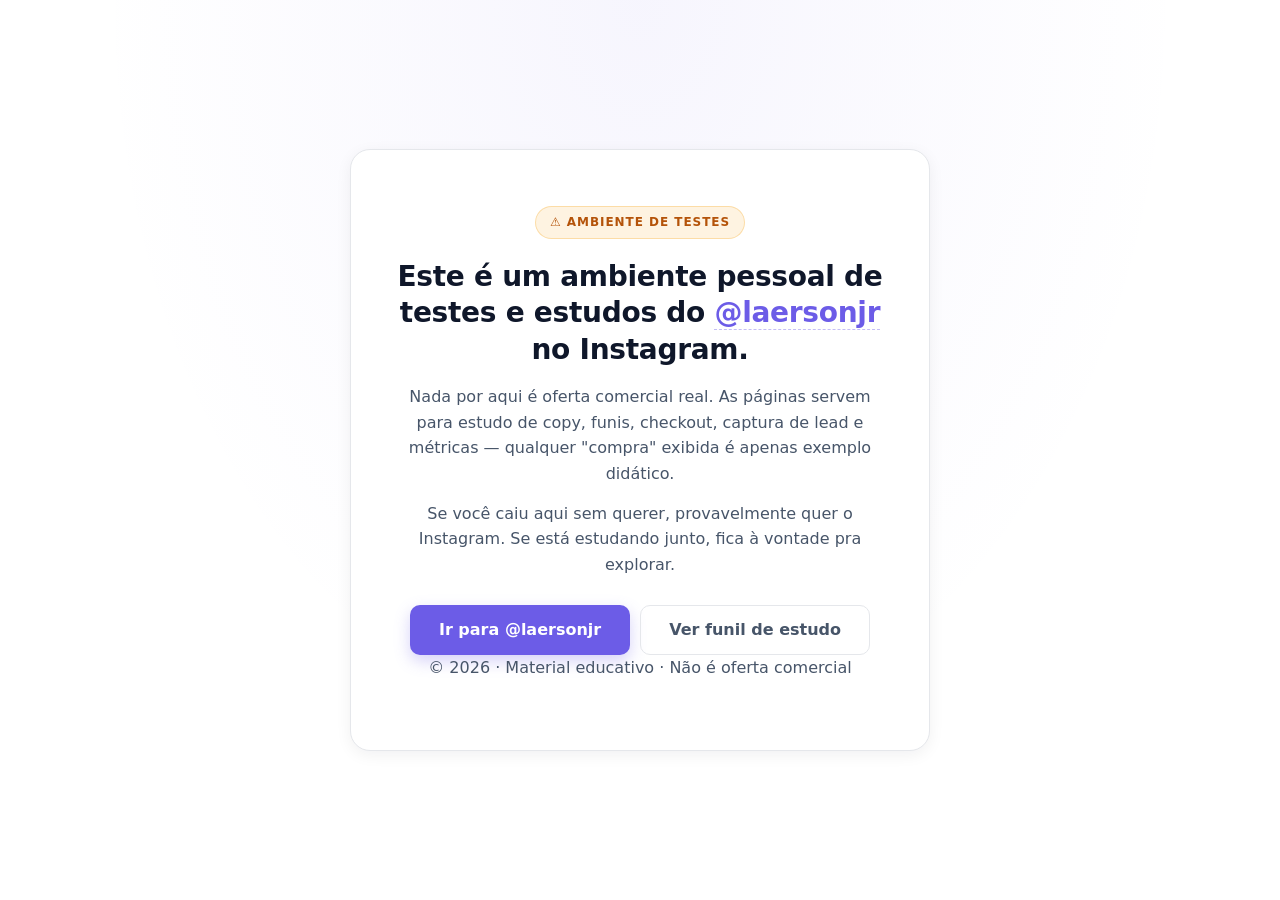
<file: index.html>
<!doctype html>
<html lang="pt-BR">
<head>
  <meta charset="utf-8" />
  <meta name="viewport" content="width=device-width, initial-scale=1" />
  <title>Ambiente de testes — @laersonjr</title>
  <meta name="description" content="Ambiente pessoal de testes e estudos de funis, copy e marketing digital." />
  <meta name="robots" content="noindex" />
  <link rel="stylesheet" href="assets/styles.css" />
  <style>
    .notice {
      min-height: 100dvh;
      display: grid;
      place-items: center;
      padding: 2rem 1rem;
      background:
        radial-gradient(ellipse at top, rgba(108, 92, 231, 0.06), transparent 60%),
        var(--bg);
    }
    .notice-card {
      max-width: 580px;
      width: 100%;
      text-align: center;
      padding: 56px 40px;
      border-radius: var(--radius-xl);
      background: var(--bg);
      border: 1px solid var(--border);
      box-shadow: var(--shadow);
    }
    .notice-badge {
      display: inline-block;
      padding: 6px 14px;
      border-radius: 999px;
      font-size: 12px;
      font-weight: 700;
      letter-spacing: 0.08em;
      text-transform: uppercase;
      background: rgba(245, 158, 11, 0.12);
      color: #b45309;
      border: 1px solid rgba(245, 158, 11, 0.28);
      margin-bottom: 20px;
    }
    .notice-card h1 {
      font-size: clamp(22px, 3.6vw, 28px);
      line-height: 1.3;
      margin: 0 0 16px;
      letter-spacing: -0.01em;
    }
    .notice-card h1 a {
      color: var(--brand);
      text-decoration: none;
      border-bottom: 1px dashed rgba(108, 92, 231, 0.4);
    }
    .notice-card h1 a:hover {
      border-bottom-style: solid;
    }
    .notice-card p {
      margin: 0 0 14px;
      color: var(--text-muted);
      line-height: 1.6;
      font-size: 16px;
    }
    .notice-actions {
      display: grid;
      gap: 10px;
      margin-top: 28px;
    }
    .notice-actions .btn {
      width: 100%;
    }
    .notice-foot {
      margin-top: 28px;
      font-size: 12.5px;
      color: var(--text-light);
    }
    @media (min-width: 520px) {
      .notice-actions {
        grid-auto-flow: column;
        justify-content: center;
      }
      .notice-actions .btn {
        width: auto;
        min-width: 180px;
      }
    }
    @media (max-width: 480px) {
      .notice-card { padding: 40px 24px; }
    }
  </style>
</head>
<body>
  <main class="notice">
    <div class="notice-card">
      <span class="notice-badge">⚠ Ambiente de testes</span>
      <h1>Este é um ambiente pessoal de testes e estudos do <a href="https://instagram.com/laersonjr" target="_blank" rel="noopener noreferrer">@laersonjr</a> no Instagram.</h1>
      <p>Nada por aqui é oferta comercial real. As páginas servem para estudo de copy, funis, checkout, captura de lead e métricas — qualquer "compra" exibida é apenas exemplo didático.</p>
      <p>Se você caiu aqui sem querer, provavelmente quer o Instagram. Se está estudando junto, fica à vontade pra explorar.</p>

      <div class="notice-actions">
        <a class="btn btn-primary" href="https://instagram.com/laersonjr" target="_blank" rel="noopener noreferrer">Ir para @laersonjr</a>
        <a class="btn btn-ghost" href="funil-estudo/">Ver funil de estudo</a>
      </div>

      <p class="notice-foot">© 2026 · Material educativo · Não é oferta comercial</p>
    </div>
  </main>
</body>
</html>
</file>
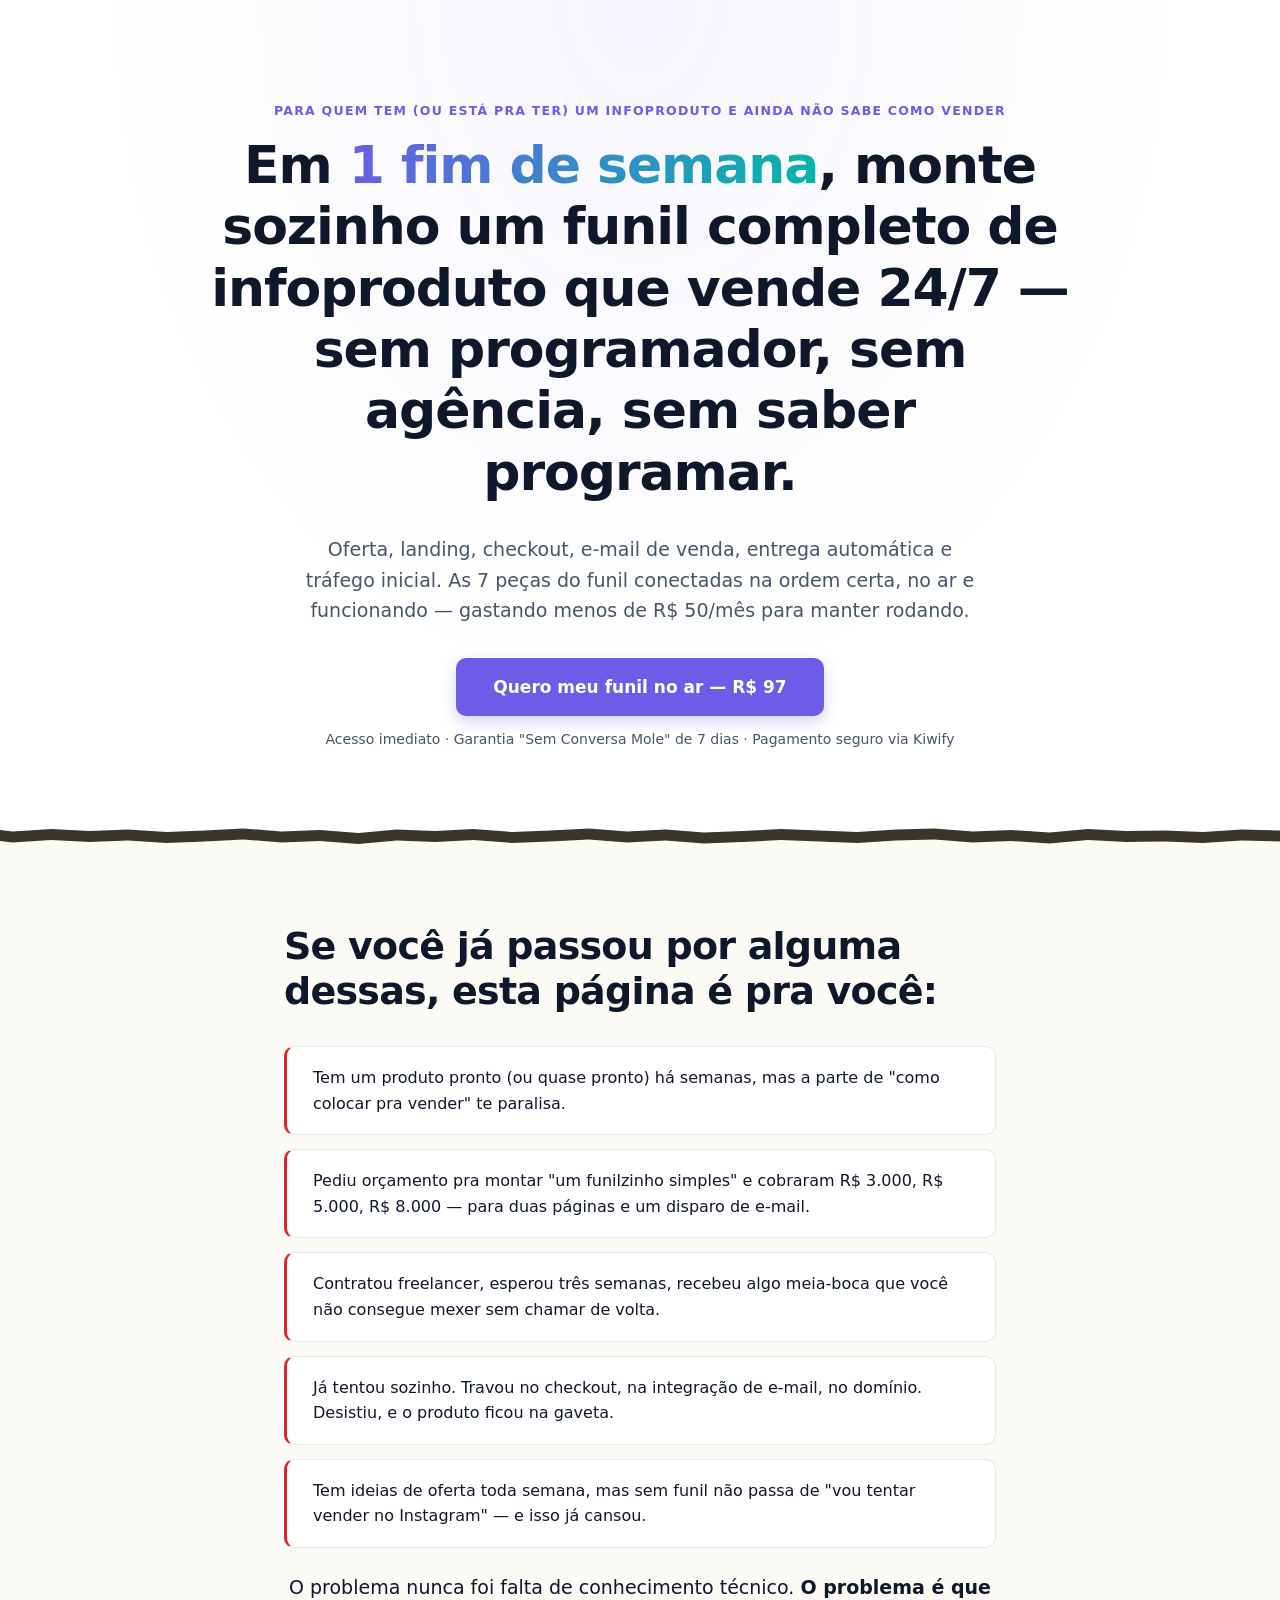
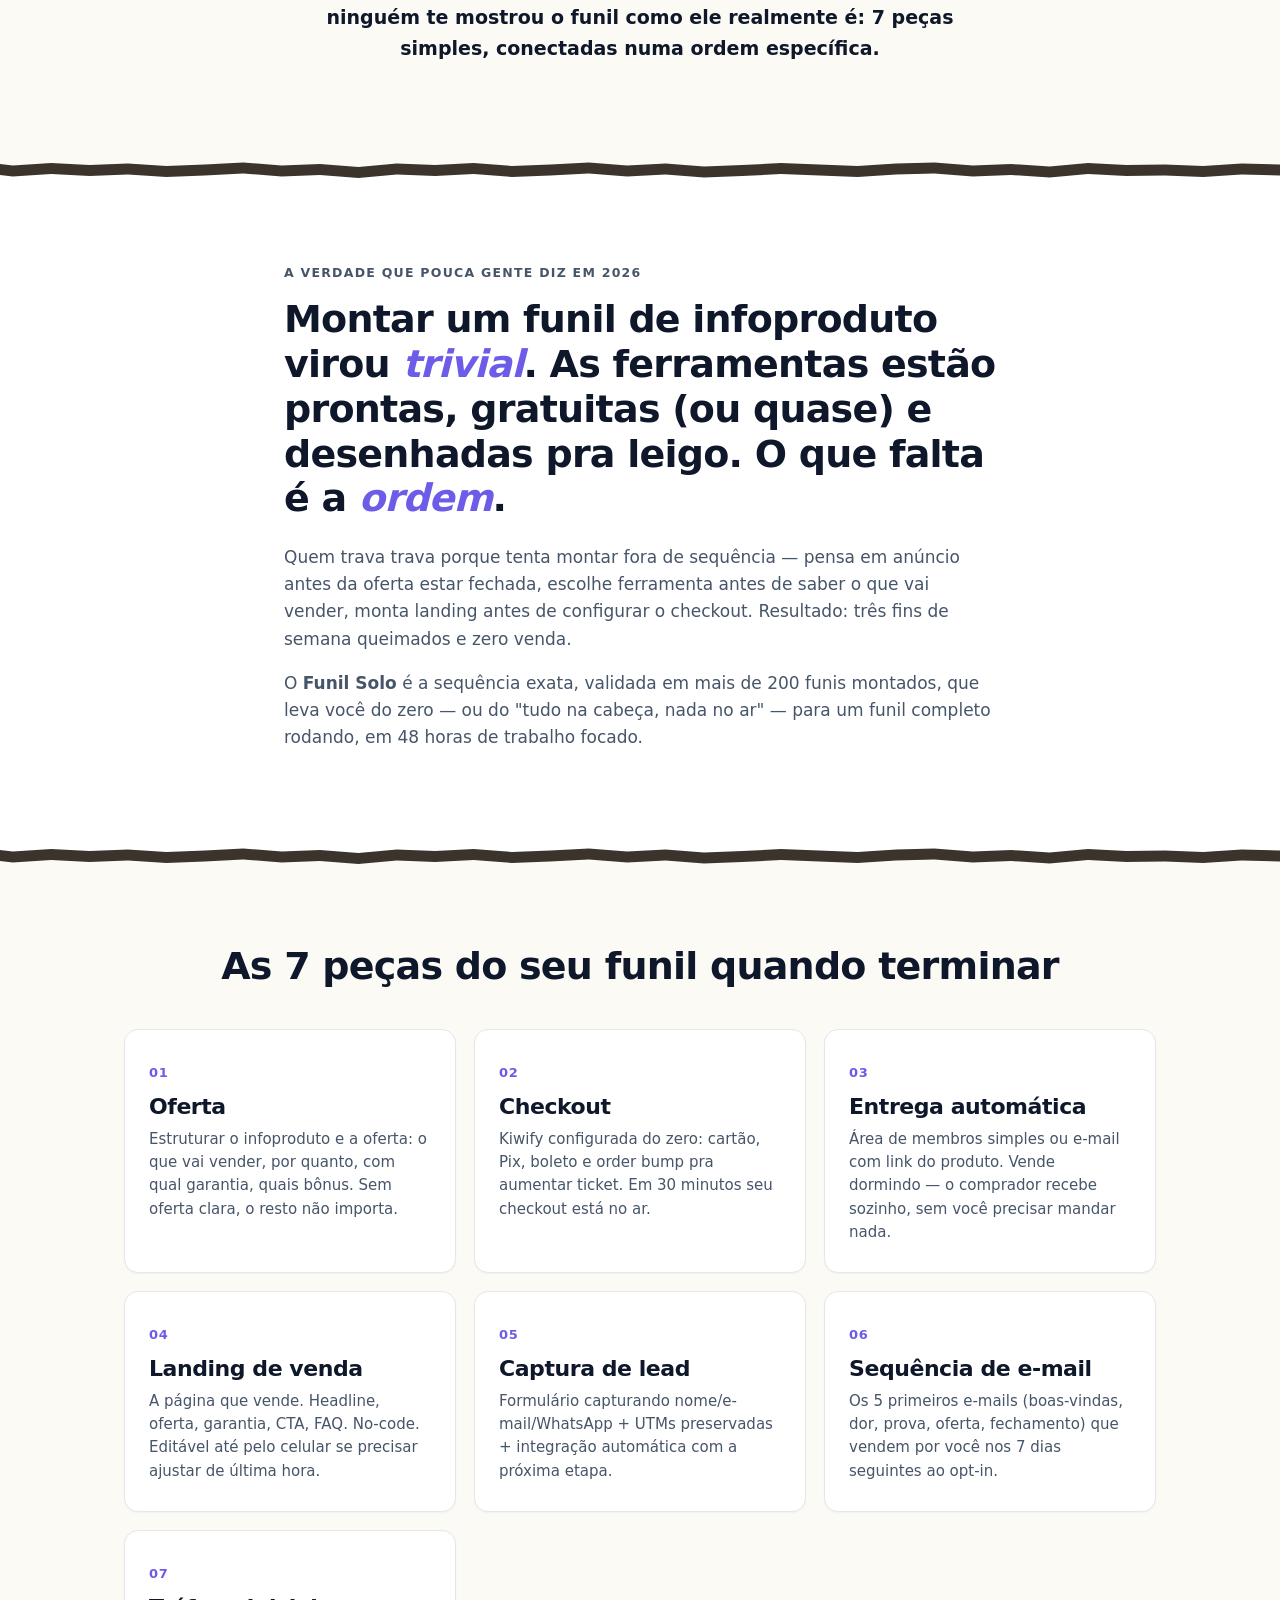
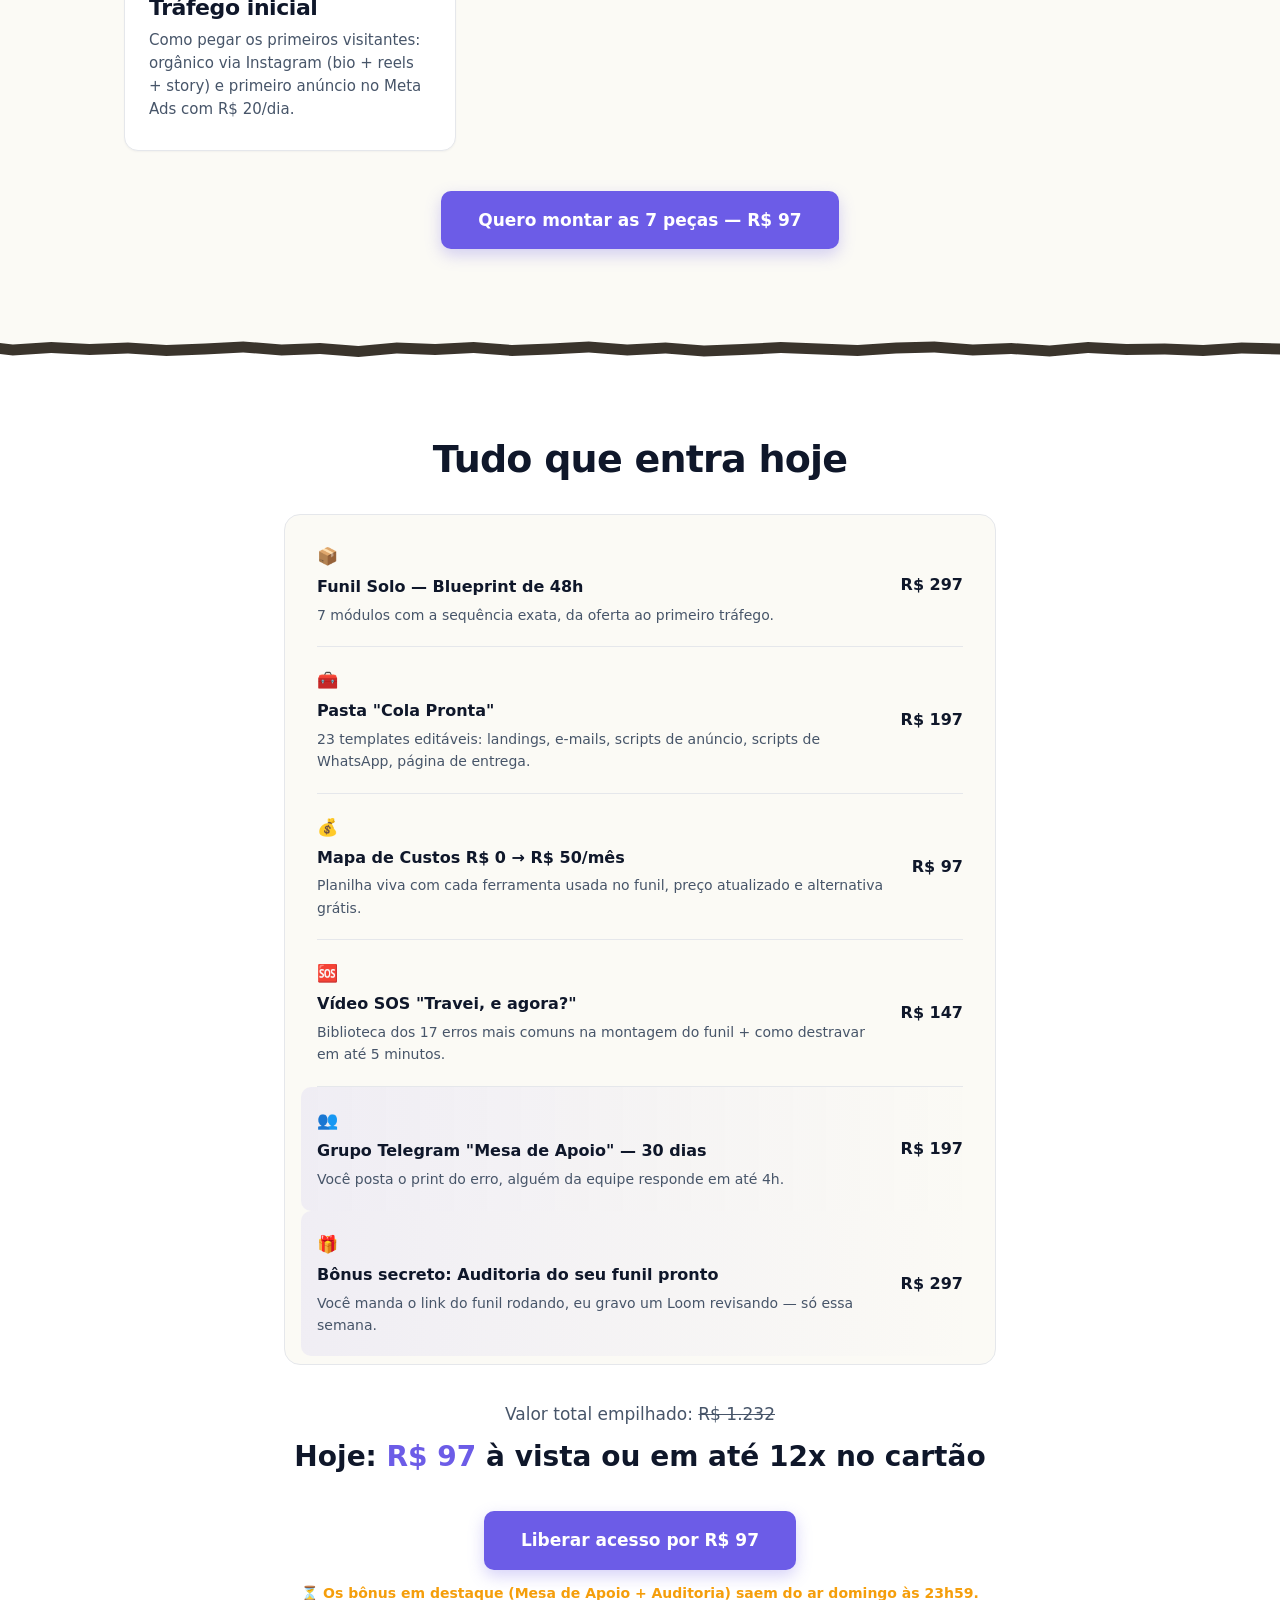
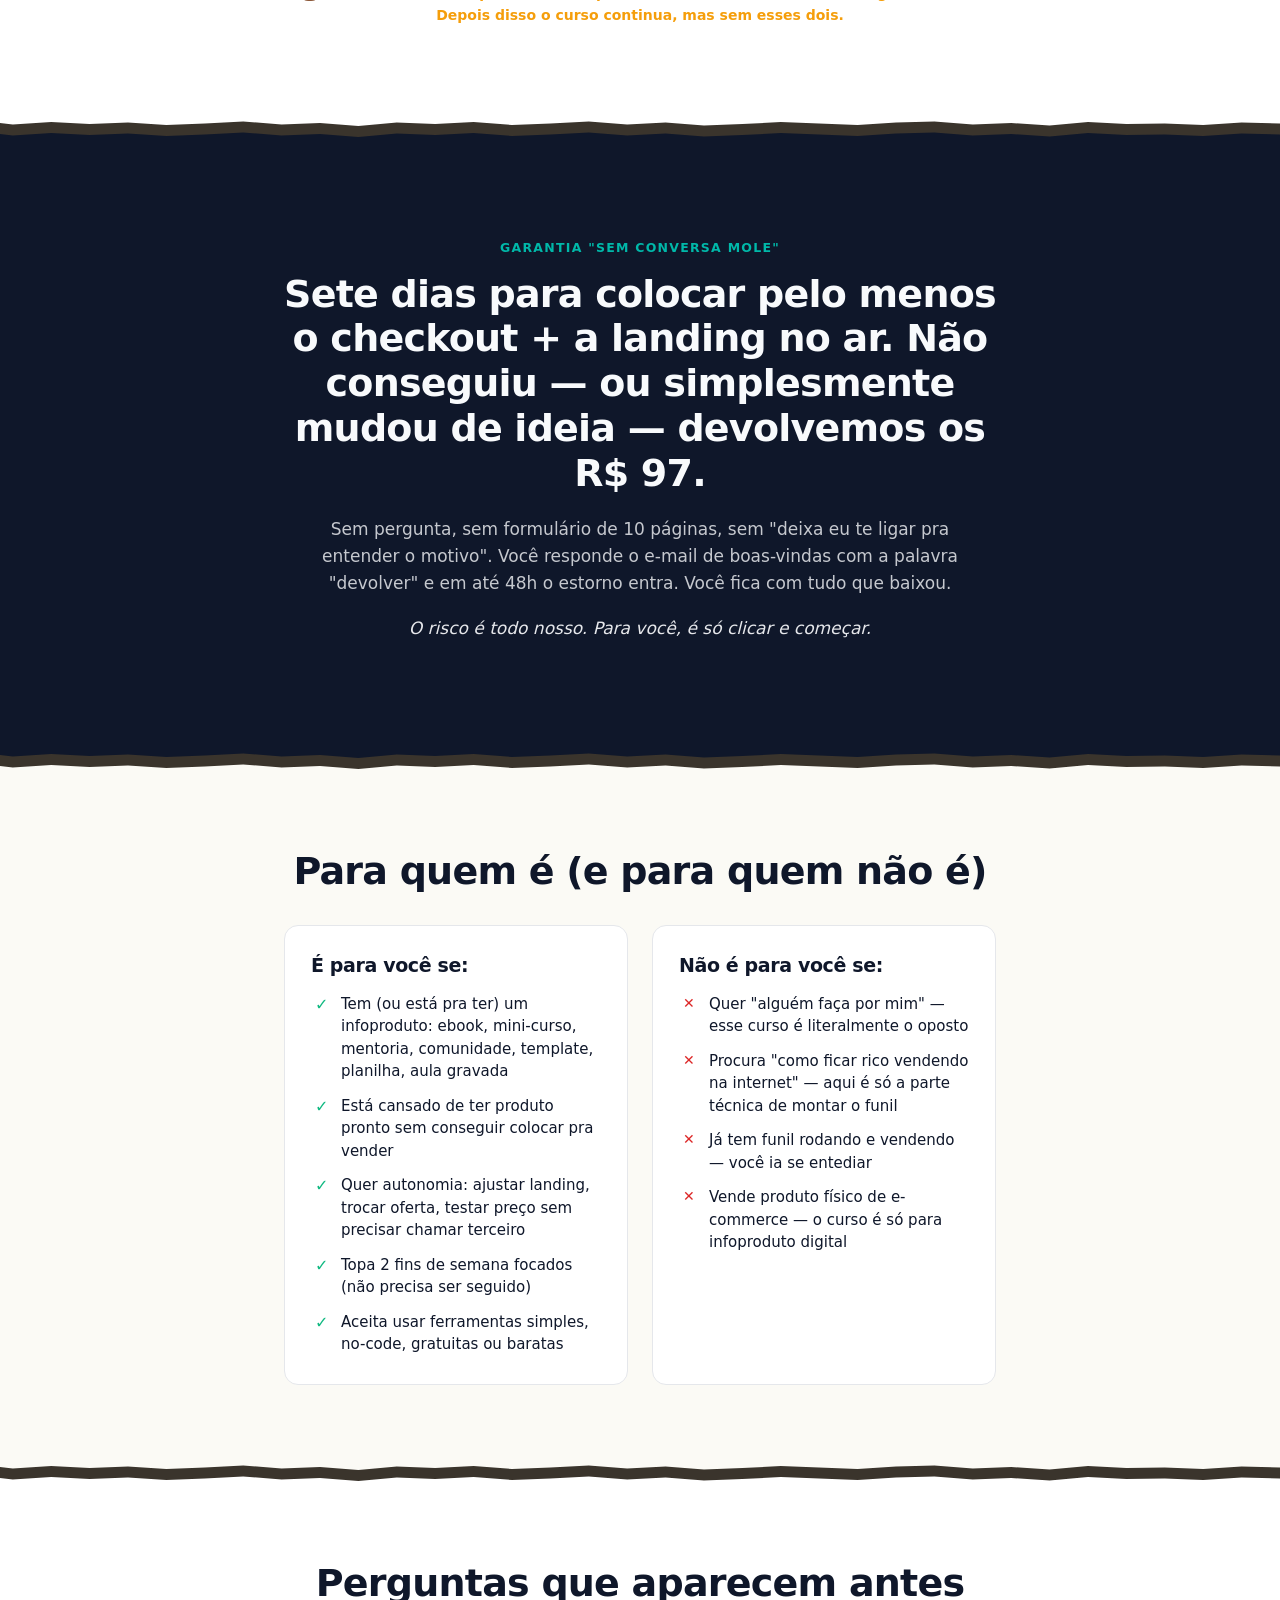
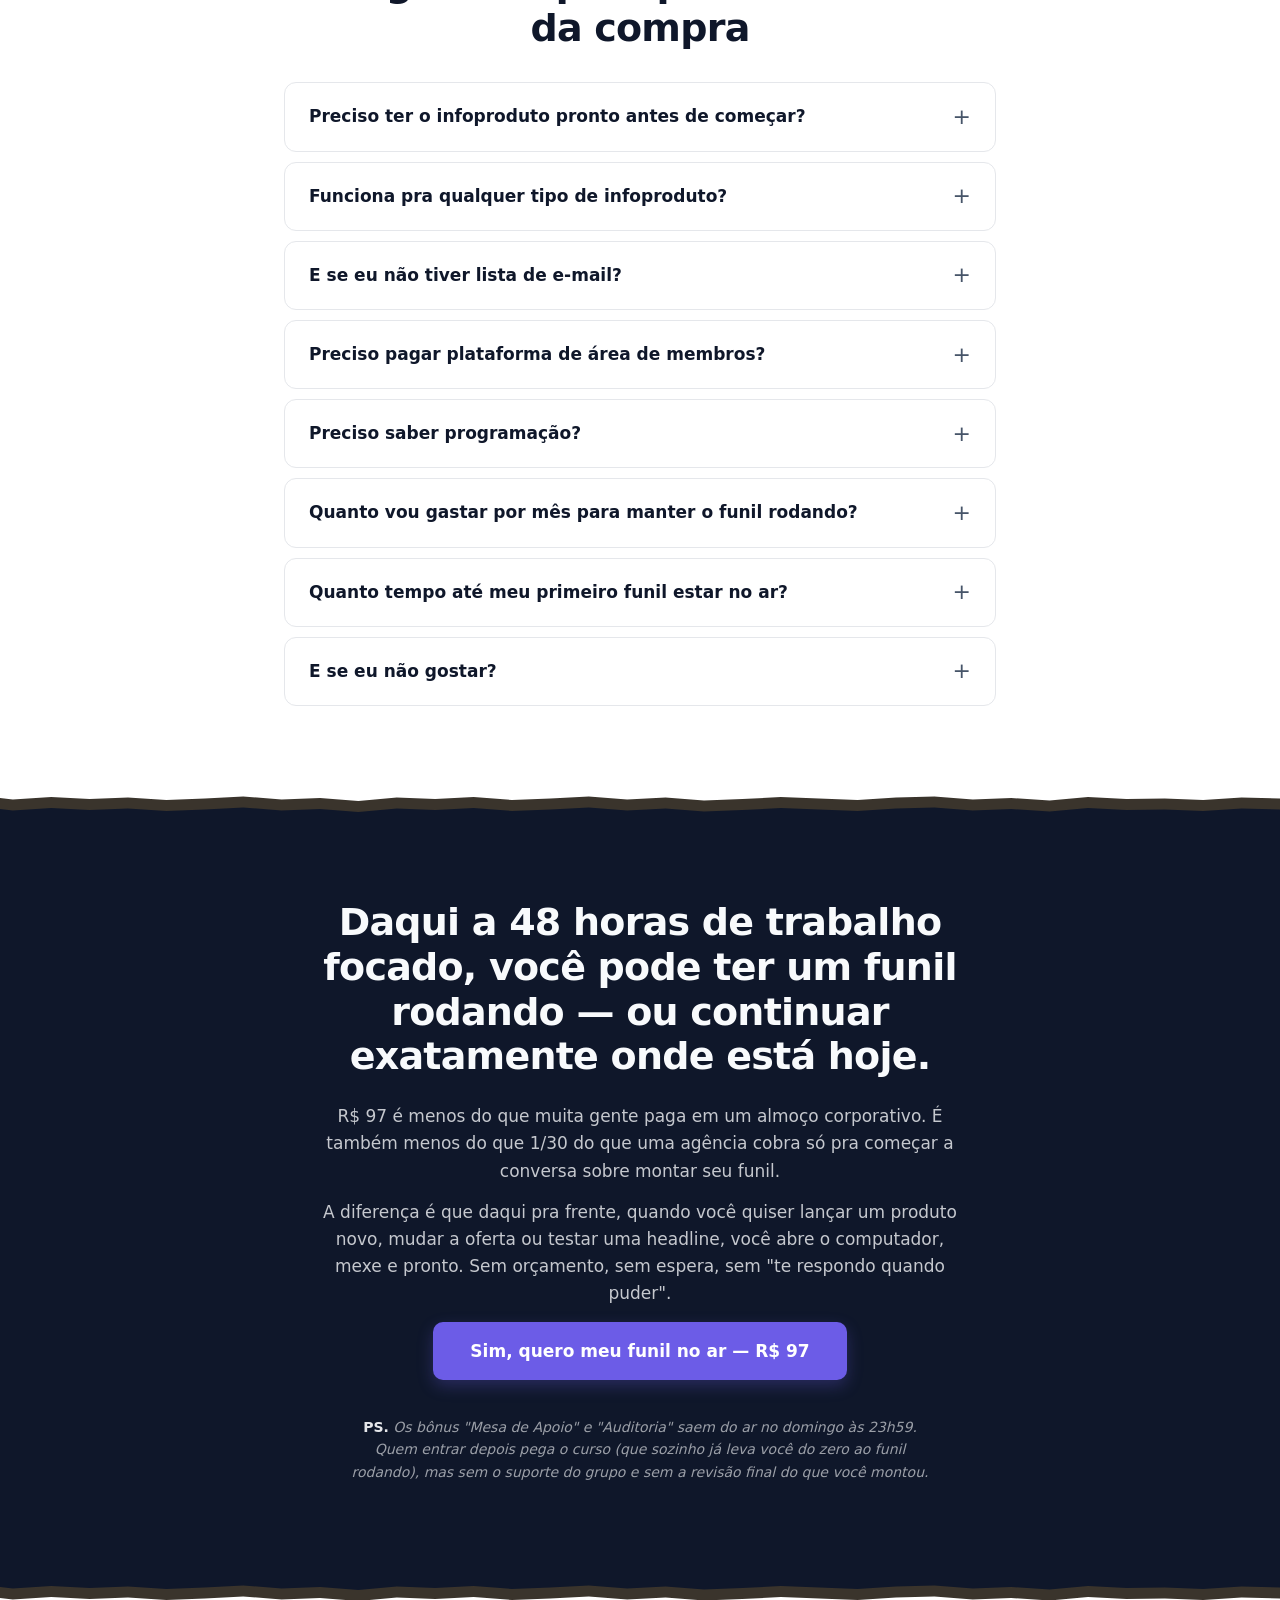
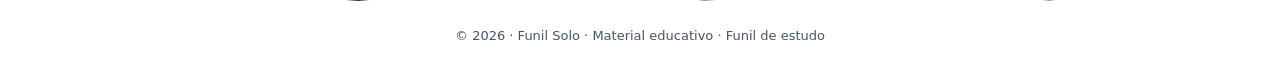
<file: funil-estudo/index.html>
<!doctype html>
<html lang="pt-BR">
<head>
  <meta charset="utf-8" />
  <meta name="viewport" content="width=device-width, initial-scale=1" />
  <title>Funil Solo — Monte sozinho seu primeiro funil de infoproduto em 1 fim de semana</title>
  <meta name="description" content="O blueprint de 48 horas que tira você de 'tenho um produto, não sei como vender' para um funil completo rodando — landing, checkout, e-mail e entrega automática. Sem agência, sem programador." />
  <link rel="stylesheet" href="../assets/styles.css" />
</head>
<body class="landing">

  <header class="hero">
    <div class="container">
      <p class="eyebrow">Para quem tem (ou está pra ter) um infoproduto e ainda não sabe como vender</p>
      <h1>Em <strong>1 fim de semana</strong>, monte sozinho um funil completo de infoproduto que vende 24/7 — sem programador, sem agência, sem saber programar.</h1>
      <p class="sub">Oferta, landing, checkout, e-mail de venda, entrega automática e tráfego inicial. As 7 peças do funil conectadas na ordem certa, no ar e funcionando — gastando menos de R$ 50/mês para manter rodando.</p>

      <p class="cta-row">
        <button class="btn btn-primary btn-lg" data-open-modal>
          Quero meu funil no ar — R$ 97
        </button>
      </p>

      <p class="reassure">
        Acesso imediato · Garantia "Sem Conversa Mole" de 7 dias · Pagamento seguro via Kiwify
      </p>
    </div>
  </header>

  <section class="agitation">
    <div class="container narrow">
      <h2>Se você já passou por alguma dessas, esta página é pra você:</h2>
      <ul class="pain-bullets">
        <li>Tem um produto pronto (ou quase pronto) há semanas, mas a parte de "como colocar pra vender" te paralisa.</li>
        <li>Pediu orçamento pra montar "um funilzinho simples" e cobraram R$ 3.000, R$ 5.000, R$ 8.000 — para duas páginas e um disparo de e-mail.</li>
        <li>Contratou freelancer, esperou três semanas, recebeu algo meia-boca que você não consegue mexer sem chamar de volta.</li>
        <li>Já tentou sozinho. Travou no checkout, na integração de e-mail, no domínio. Desistiu, e o produto ficou na gaveta.</li>
        <li>Tem ideias de oferta toda semana, mas sem funil não passa de "vou tentar vender no Instagram" — e isso já cansou.</li>
      </ul>
      <p class="agitation-close">O problema nunca foi falta de conhecimento técnico. <strong>O problema é que ninguém te mostrou o funil como ele realmente é: 7 peças simples, conectadas numa ordem específica.</strong></p>
    </div>
  </section>

  <section class="solution">
    <div class="container narrow">
      <p class="eyebrow eyebrow-light">A verdade que pouca gente diz em 2026</p>
      <h2>Montar um funil de infoproduto virou <em>trivial</em>. As ferramentas estão prontas, gratuitas (ou quase) e desenhadas pra leigo. O que falta é a <em>ordem</em>.</h2>
      <p>Quem trava trava porque tenta montar fora de sequência — pensa em anúncio antes da oferta estar fechada, escolhe ferramenta antes de saber o que vai vender, monta landing antes de configurar o checkout. Resultado: três fins de semana queimados e zero venda.</p>
      <p>O <strong>Funil Solo</strong> é a sequência exata, validada em mais de 200 funis montados, que leva você do zero — ou do "tudo na cabeça, nada no ar" — para um funil completo rodando, em 48 horas de trabalho focado.</p>
    </div>
  </section>

  <section class="modules">
    <div class="container">
      <h2>As 7 peças do seu funil quando terminar</h2>
      <div class="module-grid">
        <article class="module-card">
          <span class="mod-num">01</span>
          <h3>Oferta</h3>
          <p>Estruturar o infoproduto e a oferta: o que vai vender, por quanto, com qual garantia, quais bônus. Sem oferta clara, o resto não importa.</p>
        </article>
        <article class="module-card">
          <span class="mod-num">02</span>
          <h3>Checkout</h3>
          <p>Kiwify configurada do zero: cartão, Pix, boleto e order bump pra aumentar ticket. Em 30 minutos seu checkout está no ar.</p>
        </article>
        <article class="module-card">
          <span class="mod-num">03</span>
          <h3>Entrega automática</h3>
          <p>Área de membros simples ou e-mail com link do produto. Vende dormindo — o comprador recebe sozinho, sem você precisar mandar nada.</p>
        </article>
        <article class="module-card">
          <span class="mod-num">04</span>
          <h3>Landing de venda</h3>
          <p>A página que vende. Headline, oferta, garantia, CTA, FAQ. No-code. Editável até pelo celular se precisar ajustar de última hora.</p>
        </article>
        <article class="module-card">
          <span class="mod-num">05</span>
          <h3>Captura de lead</h3>
          <p>Formulário capturando nome/e-mail/WhatsApp + UTMs preservadas + integração automática com a próxima etapa.</p>
        </article>
        <article class="module-card">
          <span class="mod-num">06</span>
          <h3>Sequência de e-mail</h3>
          <p>Os 5 primeiros e-mails (boas-vindas, dor, prova, oferta, fechamento) que vendem por você nos 7 dias seguintes ao opt-in.</p>
        </article>
        <article class="module-card">
          <span class="mod-num">07</span>
          <h3>Tráfego inicial</h3>
          <p>Como pegar os primeiros visitantes: orgânico via Instagram (bio + reels + story) e primeiro anúncio no Meta Ads com R$ 20/dia.</p>
        </article>
      </div>

      <p class="cta-row">
        <button class="btn btn-primary btn-lg" data-open-modal>
          Quero montar as 7 peças — R$ 97
        </button>
      </p>
    </div>
  </section>

  <section class="stack">
    <div class="container narrow">
      <h2>Tudo que entra hoje</h2>
      <ul class="stack-list">
        <li>
          <span class="item">📦 <strong>Funil Solo — Blueprint de 48h</strong><small>7 módulos com a sequência exata, da oferta ao primeiro tráfego.</small></span>
          <span class="price">R$ 297</span>
        </li>
        <li>
          <span class="item">🧰 <strong>Pasta "Cola Pronta"</strong><small>23 templates editáveis: landings, e-mails, scripts de anúncio, scripts de WhatsApp, página de entrega.</small></span>
          <span class="price">R$ 197</span>
        </li>
        <li>
          <span class="item">💰 <strong>Mapa de Custos R$ 0 → R$ 50/mês</strong><small>Planilha viva com cada ferramenta usada no funil, preço atualizado e alternativa grátis.</small></span>
          <span class="price">R$ 97</span>
        </li>
        <li>
          <span class="item">🆘 <strong>Vídeo SOS "Travei, e agora?"</strong><small>Biblioteca dos 17 erros mais comuns na montagem do funil + como destravar em até 5 minutos.</small></span>
          <span class="price">R$ 147</span>
        </li>
        <li class="highlight">
          <span class="item">👥 <strong>Grupo Telegram "Mesa de Apoio" — 30 dias</strong><small>Você posta o print do erro, alguém da equipe responde em até 4h.</small></span>
          <span class="price">R$ 197</span>
        </li>
        <li class="highlight">
          <span class="item">🎁 <strong>Bônus secreto: Auditoria do seu funil pronto</strong><small>Você manda o link do funil rodando, eu gravo um Loom revisando — só essa semana.</small></span>
          <span class="price">R$ 297</span>
        </li>
      </ul>

      <div class="stack-totals">
        <p class="total-line">Valor total empilhado: <s>R$ 1.232</s></p>
        <p class="total-final">Hoje: <strong>R$ 97</strong> à vista ou em até 12x no cartão</p>
      </div>

      <p class="cta-row">
        <button class="btn btn-primary btn-lg" data-open-modal>
          Liberar acesso por R$ 97
        </button>
      </p>
      <p class="urgency">⏳ Os bônus em destaque (Mesa de Apoio + Auditoria) saem do ar <strong>domingo às 23h59</strong>. Depois disso o curso continua, mas sem esses dois.</p>
    </div>
  </section>

  <section class="guarantee">
    <div class="container narrow">
      <div class="guarantee-card">
        <p class="eyebrow eyebrow-light">Garantia "Sem Conversa Mole"</p>
        <h2>Sete dias para colocar pelo menos o checkout + a landing no ar. Não conseguiu — ou simplesmente mudou de ideia — devolvemos os R$ 97.</h2>
        <p>Sem pergunta, sem formulário de 10 páginas, sem "deixa eu te ligar pra entender o motivo". Você responde o e-mail de boas-vindas com a palavra "devolver" e em até 48h o estorno entra. Você fica com tudo que baixou.</p>
        <p class="risk-line">O risco é todo nosso. Para você, é só clicar e começar.</p>
      </div>
    </div>
  </section>

  <section class="who-for">
    <div class="container narrow">
      <h2>Para quem é (e para quem não é)</h2>
      <div class="who-grid">
        <div class="who-col">
          <h3>É para você se:</h3>
          <ul class="check-list">
            <li>Tem (ou está pra ter) um infoproduto: ebook, mini-curso, mentoria, comunidade, template, planilha, aula gravada</li>
            <li>Está cansado de ter produto pronto sem conseguir colocar pra vender</li>
            <li>Quer autonomia: ajustar landing, trocar oferta, testar preço sem precisar chamar terceiro</li>
            <li>Topa 2 fins de semana focados (não precisa ser seguido)</li>
            <li>Aceita usar ferramentas simples, no-code, gratuitas ou baratas</li>
          </ul>
        </div>
        <div class="who-col">
          <h3>Não é para você se:</h3>
          <ul class="cross-list">
            <li>Quer "alguém faça por mim" — esse curso é literalmente o oposto</li>
            <li>Procura "como ficar rico vendendo na internet" — aqui é só a parte técnica de montar o funil</li>
            <li>Já tem funil rodando e vendendo — você ia se entediar</li>
            <li>Vende produto físico de e-commerce — o curso é só para infoproduto digital</li>
          </ul>
        </div>
      </div>
    </div>
  </section>

  <section class="faq">
    <div class="container narrow">
      <h2>Perguntas que aparecem antes da compra</h2>
      <details>
        <summary>Preciso ter o infoproduto pronto antes de começar?</summary>
        <p>Não. O módulo 1 te ajuda a definir a oferta mesmo que o produto ainda não exista. Muita gente entra justamente pra montar o funil antes — assim quando o produto fica pronto, é só plugar.</p>
      </details>
      <details>
        <summary>Funciona pra qualquer tipo de infoproduto?</summary>
        <p>Sim — ebook, mini-curso, curso completo, mentoria, comunidade paga, template, planilha, aula gravada. O blueprint é o mesmo. O que muda é o preço e a entrega, e o curso cobre as variações.</p>
      </details>
      <details>
        <summary>E se eu não tiver lista de e-mail?</summary>
        <p>Você sai do curso com a captura montada e a primeira lista crescendo. O módulo 5 + módulo 6 te ensinam a construir lista do zero — captação de lead já integrada com a sequência de e-mail de venda.</p>
      </details>
      <details>
        <summary>Preciso pagar plataforma de área de membros?</summary>
        <p>Não. O módulo 3 mostra como entregar via e-mail + Google Drive (R$ 0), via Notion público (R$ 0) ou via plataforma simples paga (R$ 20-40/mês). Você escolhe o nível conforme o tamanho do produto.</p>
      </details>
      <details>
        <summary>Preciso saber programação?</summary>
        <p>Zero. Se você mexe no Excel ou Google Sheets, mexe em tudo do curso. As ferramentas são todas no-code (Carrd, Brevo, Make, Kiwify).</p>
      </details>
      <details>
        <summary>Quanto vou gastar por mês para manter o funil rodando?</summary>
        <p>De R$ 0 (combo de planos grátis) a R$ 50/mês para um setup mais robusto. O bônus "Mapa de Custos" mostra cada cenário com link direto, plano recomendado e alternativa gratuita.</p>
      </details>
      <details>
        <summary>Quanto tempo até meu primeiro funil estar no ar?</summary>
        <p>O checkout funcionando: ~90 minutos seguindo o módulo 2. O funil completo (7 peças integradas): em média 1 fim de semana focado. Algumas pessoas fazem em uma madrugada. Outras dividem em quatro fins de semana de 3h. Você decide o ritmo.</p>
      </details>
      <details>
        <summary>E se eu não gostar?</summary>
        <p>Sete dias de garantia incondicional. Pede o reembolso e você fica com o conteúdo e com os R$ 97 no bolso. Sem entrevista, sem "tem certeza?".</p>
      </details>
    </div>
  </section>

  <section class="final-cta">
    <div class="container narrow">
      <h2>Daqui a 48 horas de trabalho focado, você pode ter um funil rodando — ou continuar exatamente onde está hoje.</h2>
      <p>R$ 97 é menos do que muita gente paga em um almoço corporativo. É também menos do que 1/30 do que uma agência cobra só pra começar a conversa sobre montar seu funil.</p>
      <p>A diferença é que daqui pra frente, quando você quiser lançar um produto novo, mudar a oferta ou testar uma headline, você abre o computador, mexe e pronto. Sem orçamento, sem espera, sem "te respondo quando puder".</p>
      <p class="cta-row">
        <button class="btn btn-primary btn-lg" data-open-modal>
          Sim, quero meu funil no ar — R$ 97
        </button>
      </p>
      <p class="ps"><strong>PS.</strong> Os bônus "Mesa de Apoio" e "Auditoria" saem do ar no domingo às 23h59. Quem entrar depois pega o curso (que sozinho já leva você do zero ao funil rodando), mas sem o suporte do grupo e sem a revisão final do que você montou.</p>
    </div>
  </section>

  <footer>
    <div class="container">
      <p>© 2026 · Funil Solo · Material educativo · Funil de estudo</p>
    </div>
  </footer>

  <div class="modal-backdrop" id="lead-modal" hidden aria-hidden="true">
    <div class="modal" role="dialog" aria-modal="true" aria-labelledby="modal-title">
      <button class="modal-close" type="button" aria-label="Fechar" data-close-modal>×</button>
      <div class="modal-header">
        <p class="eyebrow">Falta pouco</p>
        <h2 id="modal-title">Preencha para liberar o checkout</h2>
        <p class="modal-sub">Você vai para a página segura da Kiwify com seus dados pré-preenchidos.</p>
      </div>

      <form id="lead-form" novalidate>
        <label>
          <span>Seu nome</span>
          <input type="text" name="name" id="name" required autocomplete="name" placeholder="Como devo te chamar" />
        </label>
        <label>
          <span>Seu melhor e-mail</span>
          <input type="email" name="email" id="email" required autocomplete="email" placeholder="voce@email.com" />
        </label>
        <label>
          <span>WhatsApp (com DDD)</span>
          <input type="tel" name="phone" id="phone" required autocomplete="tel" placeholder="(11) 90000-0000" inputmode="tel" />
        </label>

        <button type="submit" class="btn btn-primary btn-block" id="submit-btn">
          Ir para o checkout seguro — R$ 97 →
        </button>
        <p class="micro">Ao continuar você concorda em receber comunicações sobre o curso. Sem spam, sem venda de lista.</p>
      </form>
    </div>
  </div>

  <script src="../assets/app.js"></script>
</body>
</html>
</file>
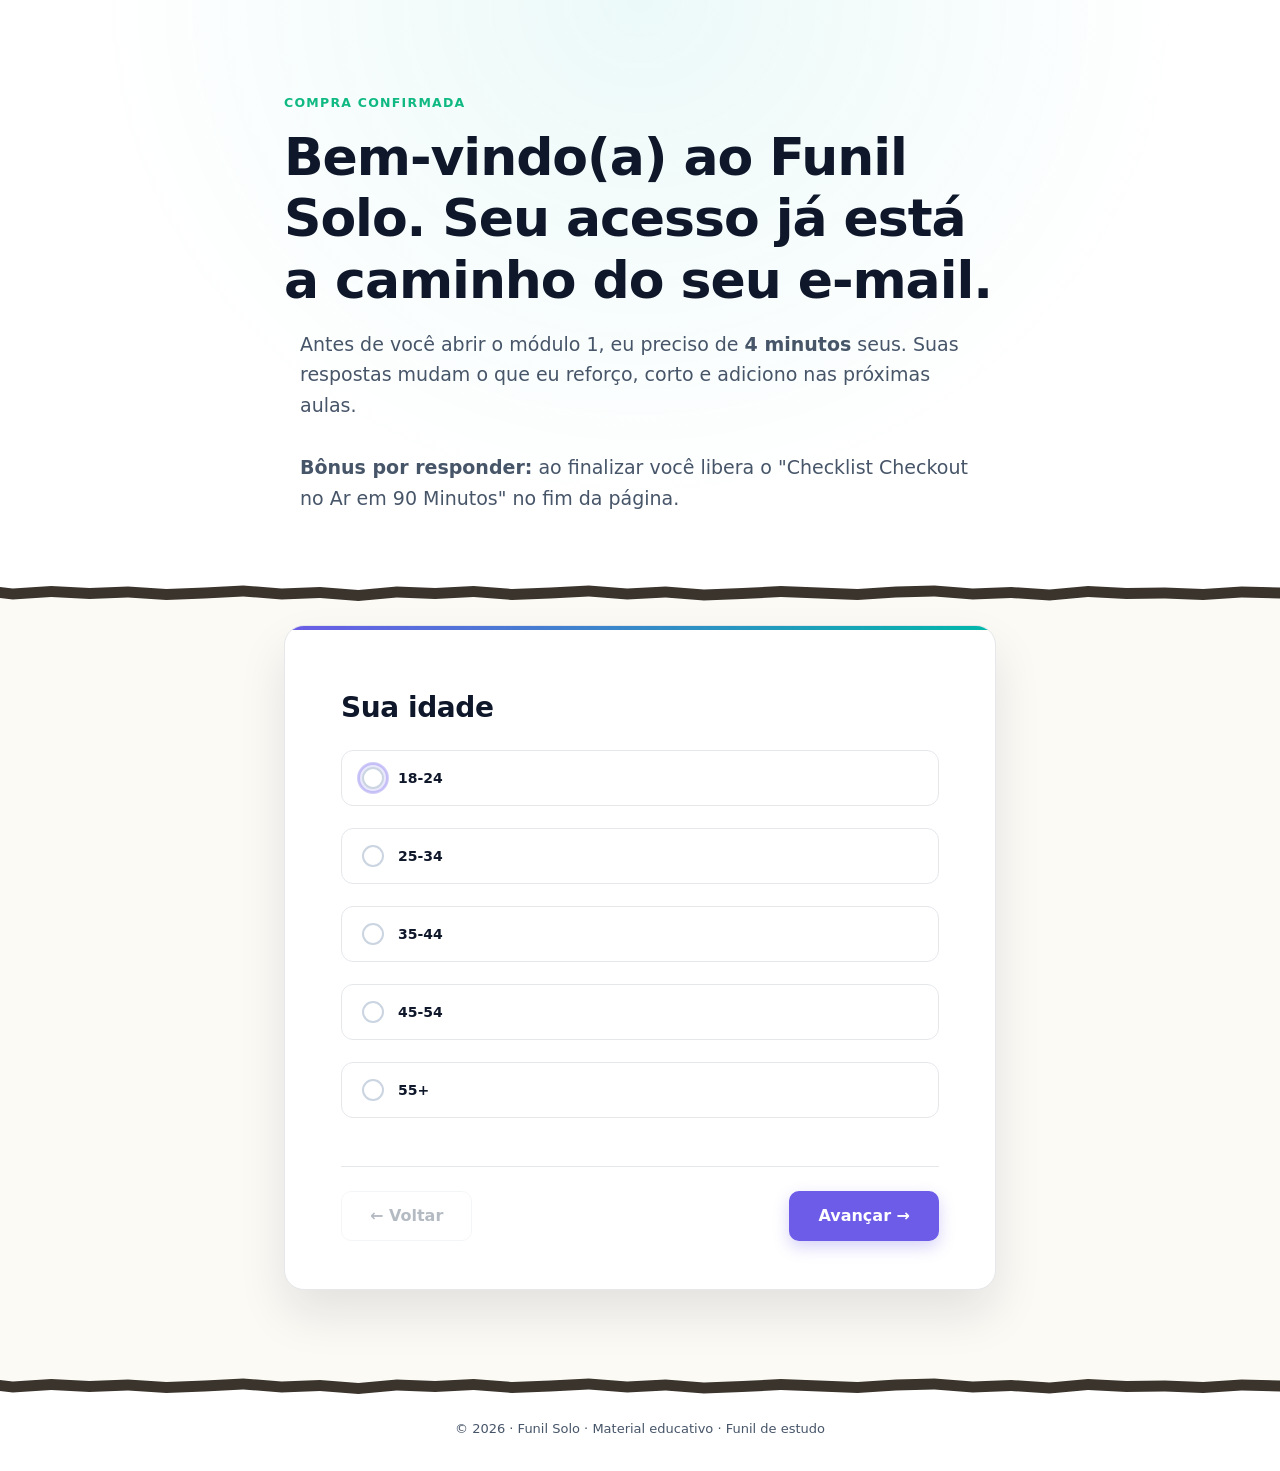
<file: obg-funil-estudo/index.html>
<!doctype html>
<html lang="pt-BR">
<head>
  <meta charset="utf-8" />
  <meta name="viewport" content="width=device-width, initial-scale=1" />
  <title>Bem-vindo(a) ao Funil Solo</title>
  <meta name="robots" content="noindex" />
  <link rel="stylesheet" href="../assets/styles.css" />
</head>
<body class="thankyou">
  <header class="hero hero-success">
    <div class="container narrow">
      <p class="eyebrow">Compra confirmada</p>
      <h1>Bem-vindo(a)<span id="greet-name"></span> ao Funil Solo. Seu acesso já está a caminho do seu e-mail.</h1>
      <p class="sub">Antes de você abrir o módulo 1, eu preciso de <strong>4 minutos</strong> seus. Suas respostas mudam o que eu reforço, corto e adiciono nas próximas aulas.</p>
      <p class="sub"><strong>Bônus por responder:</strong> ao finalizar você libera o "Checklist Checkout no Ar em 90 Minutos" no fim da página.</p>
    </div>
  </header>

  <section class="form-section">
    <div class="container narrow">
      <form id="survey-form" class="survey-flow" novalidate>

        <div class="step">
          <fieldset class="step-label choices">
            <legend class="step-q">Sua idade</legend>
            <label class="choice"><input type="radio" name="age" value="18-24" required /><span>18-24</span></label>
            <label class="choice"><input type="radio" name="age" value="25-34" /><span>25-34</span></label>
            <label class="choice"><input type="radio" name="age" value="35-44" /><span>35-44</span></label>
            <label class="choice"><input type="radio" name="age" value="45-54" /><span>45-54</span></label>
            <label class="choice"><input type="radio" name="age" value="55+" /><span>55+</span></label>
          </fieldset>
        </div>

        <div class="step" hidden>
          <fieldset class="step-label choices">
            <legend class="step-q">Como você se identifica</legend>
            <label class="choice"><input type="radio" name="gender" value="Mulher" required /><span>Mulher</span></label>
            <label class="choice"><input type="radio" name="gender" value="Homem" /><span>Homem</span></label>
            <label class="choice"><input type="radio" name="gender" value="Não-binário" /><span>Não-binário</span></label>
            <label class="choice"><input type="radio" name="gender" value="Prefiro não dizer" /><span>Prefiro não dizer</span></label>
          </fieldset>
        </div>

        <div class="step" hidden>
          <label class="step-label">
            <span class="step-q">Estado onde mora</span>
            <input type="text" name="state" required placeholder="Ex: SP" maxlength="2" autocomplete="address-level1" style="max-width: 200px; text-transform: uppercase;" />
          </label>
        </div>

        <div class="step" hidden>
          <fieldset class="step-label choices">
            <legend class="step-q">Situação familiar</legend>
            <label class="choice"><input type="radio" name="family" value="Solteiro(a) sem filhos" required /><span>Solteiro(a) sem filhos</span></label>
            <label class="choice"><input type="radio" name="family" value="Solteiro(a) com filhos" /><span>Solteiro(a) com filhos</span></label>
            <label class="choice"><input type="radio" name="family" value="Casado(a) sem filhos" /><span>Casado(a) sem filhos</span></label>
            <label class="choice"><input type="radio" name="family" value="Casado(a) com filhos" /><span>Casado(a) com filhos</span></label>
          </fieldset>
        </div>

        <div class="step" hidden>
          <fieldset class="step-label choices">
            <legend class="step-q">Você trabalha sozinho(a) ou tem equipe?</legend>
            <label class="choice"><input type="radio" name="team" value="Sozinho(a) (solo)" required /><span>Sozinho(a) (solo)</span></label>
            <label class="choice"><input type="radio" name="team" value="Eu + 1 ajudante" /><span>Eu + 1 ajudante</span></label>
            <label class="choice"><input type="radio" name="team" value="Equipe de 2 a 5" /><span>Equipe de 2 a 5</span></label>
            <label class="choice"><input type="radio" name="team" value="Equipe de 6+" /><span>Equipe de 6+</span></label>
          </fieldset>
        </div>

        <div class="step" hidden>
          <fieldset class="step-label choices">
            <legend class="step-q">Tipo de negócio</legend>
            <label class="choice"><input type="radio" name="biz_type" value="Coach / mentor" required /><span>Coach / mentor</span></label>
            <label class="choice"><input type="radio" name="biz_type" value="Consultor(a)" /><span>Consultor(a)</span></label>
            <label class="choice"><input type="radio" name="biz_type" value="Infoprodutor(a) (curso/ebook)" /><span>Infoprodutor(a) (curso/ebook)</span></label>
            <label class="choice"><input type="radio" name="biz_type" value="Prestador de serviço local" /><span>Prestador de serviço local</span></label>
            <label class="choice"><input type="radio" name="biz_type" value="Agência iniciante" /><span>Agência iniciante</span></label>
            <label class="choice"><input type="radio" name="biz_type" value="E-commerce pequeno" /><span>E-commerce pequeno</span></label>
            <label class="choice"><input type="radio" name="biz_type" value="Profissional liberal" /><span>Profissional liberal</span></label>
            <label class="choice"><input type="radio" name="biz_type" value="Ainda não tenho — vou começar" /><span>Ainda não tenho — vou começar</span></label>
            <label class="choice"><input type="radio" name="biz_type" value="Outro" /><span>Outro</span></label>
          </fieldset>
        </div>

        <div class="step" hidden>
          <fieldset class="step-label choices">
            <legend class="step-q">Faturamento médio mensal hoje</legend>
            <label class="choice"><input type="radio" name="revenue" value="R$ 0 (ainda não vendi)" required /><span>R$ 0 (ainda não vendi)</span></label>
            <label class="choice"><input type="radio" name="revenue" value="R$ 1 - R$ 2.000" /><span>R$ 1 – R$ 2.000</span></label>
            <label class="choice"><input type="radio" name="revenue" value="R$ 2.001 - R$ 5.000" /><span>R$ 2.001 – R$ 5.000</span></label>
            <label class="choice"><input type="radio" name="revenue" value="R$ 5.001 - R$ 10.000" /><span>R$ 5.001 – R$ 10.000</span></label>
            <label class="choice"><input type="radio" name="revenue" value="R$ 10.001 - R$ 30.000" /><span>R$ 10.001 – R$ 30.000</span></label>
            <label class="choice"><input type="radio" name="revenue" value="R$ 30.001 - R$ 100.000" /><span>R$ 30.001 – R$ 100.000</span></label>
            <label class="choice"><input type="radio" name="revenue" value="R$ 100.000+" /><span>R$ 100.000+</span></label>
          </fieldset>
        </div>

        <div class="step" hidden>
          <fieldset class="step-label choices">
            <legend class="step-q">Há quanto tempo tem (ou está planejando) esse negócio?</legend>
            <label class="choice"><input type="radio" name="biz_age" value="Ainda não comecei" required /><span>Ainda não comecei</span></label>
            <label class="choice"><input type="radio" name="biz_age" value="Menos de 6 meses" /><span>Menos de 6 meses</span></label>
            <label class="choice"><input type="radio" name="biz_age" value="6 a 12 meses" /><span>6 a 12 meses</span></label>
            <label class="choice"><input type="radio" name="biz_age" value="1 a 2 anos" /><span>1 a 2 anos</span></label>
            <label class="choice"><input type="radio" name="biz_age" value="3 a 5 anos" /><span>3 a 5 anos</span></label>
            <label class="choice"><input type="radio" name="biz_age" value="5+ anos" /><span>5+ anos</span></label>
          </fieldset>
        </div>

        <div class="step" hidden>
          <fieldset class="step-label choices">
            <legend class="step-q">Status atual do seu funil de venda hoje</legend>
            <label class="choice"><input type="radio" name="current_stack" value="Não tenho funil — começando do zero" required /><span>Não tenho funil — começando do zero</span></label>
            <label class="choice"><input type="radio" name="current_stack" value="Vendo só pelo Instagram/DM, sem funil" /><span>Vendo só pelo Instagram/DM, sem funil</span></label>
            <label class="choice"><input type="radio" name="current_stack" value="Tenho landing, mas sem checkout integrado" /><span>Tenho landing, mas sem checkout integrado</span></label>
            <label class="choice"><input type="radio" name="current_stack" value="Tenho checkout (Kiwify/Hotmart), mas sem landing/captação" /><span>Tenho checkout (Kiwify/Hotmart), mas sem landing/captação</span></label>
            <label class="choice"><input type="radio" name="current_stack" value="Tenho funil rodando, mas dando problema" /><span>Tenho funil rodando, mas dando problema</span></label>
            <label class="choice"><input type="radio" name="current_stack" value="Tinha agência/freelancer, agora quero fazer sozinho" /><span>Tinha agência/freelancer, agora quero fazer sozinho</span></label>
            <label class="choice"><input type="radio" name="current_stack" value="Outro" /><span>Outro</span></label>
          </fieldset>
        </div>

        <div class="step" hidden>
          <fieldset class="step-label choices">
            <legend class="step-q">Quanto você gastou com desenvolvedor, agência ou freelancer nos últimos 12 meses?</legend>
            <label class="choice"><input type="radio" name="prior_spend" value="R$ 0 — nunca contratei" required /><span>R$ 0 — nunca contratei</span></label>
            <label class="choice"><input type="radio" name="prior_spend" value="R$ 1 - R$ 500" /><span>R$ 1 – R$ 500</span></label>
            <label class="choice"><input type="radio" name="prior_spend" value="R$ 501 - R$ 2.000" /><span>R$ 501 – R$ 2.000</span></label>
            <label class="choice"><input type="radio" name="prior_spend" value="R$ 2.001 - R$ 5.000" /><span>R$ 2.001 – R$ 5.000</span></label>
            <label class="choice"><input type="radio" name="prior_spend" value="R$ 5.001 - R$ 15.000" /><span>R$ 5.001 – R$ 15.000</span></label>
            <label class="choice"><input type="radio" name="prior_spend" value="R$ 15.000+" /><span>R$ 15.000+</span></label>
          </fieldset>
        </div>

        <div class="step" hidden>
          <label class="step-label">
            <span class="step-q">Já comprou outros cursos de marketing digital, tráfego, automação ou tecnologia?</span>
            <textarea name="prior_courses" rows="3" placeholder="Quais? (deixe em branco se nunca comprou)"></textarea>
          </label>
        </div>

        <div class="step" hidden>
          <label class="step-label">
            <span class="step-q">Qual problema específico você está tentando resolver comprando o Funil Solo?</span>
            <textarea name="problem" rows="4" required placeholder="Conte com suas palavras — quanto mais específico, melhor"></textarea>
          </label>
        </div>

        <div class="step" hidden>
          <label class="step-label">
            <span class="step-q">O que você quer ter no ar daqui a 30 dias?</span>
            <textarea name="goal_30d" rows="4" required placeholder="Ex: 'site no ar com domínio próprio', 'captura de lead integrada com WhatsApp', 'checkout funcionando'"></textarea>
          </label>
        </div>

        <div class="step" hidden>
          <label class="step-label">
            <span class="step-q">Se daqui 90 dias você falar "esse curso valeu cada centavo", o que precisará ter acontecido?</span>
            <textarea name="success_90d" rows="4" required placeholder="Resultado, sensação, número, mudança concreta na sua rotina"></textarea>
          </label>
        </div>

        <div class="step" hidden>
          <label class="step-label">
            <span class="step-q">Qual foi o motivo nº 1 que te fez comprar HOJE (e não daqui 30 dias)?</span>
            <textarea name="trigger" rows="4" required placeholder="O que mudou? Algo aconteceu? Uma frustração específica?"></textarea>
          </label>
        </div>

        <div class="step" hidden>
          <fieldset class="step-label choices">
            <legend class="step-q">Há quanto tempo você me acompanha?</legend>
            <label class="choice"><input type="radio" name="known_for" value="Cheguei hoje — primeira vez que ouço falar" required /><span>Cheguei hoje — primeira vez que ouço falar</span></label>
            <label class="choice"><input type="radio" name="known_for" value="Menos de 1 semana" /><span>Menos de 1 semana</span></label>
            <label class="choice"><input type="radio" name="known_for" value="1 a 4 semanas" /><span>1 a 4 semanas</span></label>
            <label class="choice"><input type="radio" name="known_for" value="1 a 3 meses" /><span>1 a 3 meses</span></label>
            <label class="choice"><input type="radio" name="known_for" value="3 a 12 meses" /><span>3 a 12 meses</span></label>
            <label class="choice"><input type="radio" name="known_for" value="Mais de 1 ano" /><span>Mais de 1 ano</span></label>
          </fieldset>
        </div>

        <div class="step" hidden>
          <fieldset class="step-label choices">
            <legend class="step-q">Onde você me viu pela primeira vez?</legend>
            <label class="choice"><input type="radio" name="first_touch" value="Instagram (post/reels)" required /><span>Instagram (post/reels)</span></label>
            <label class="choice"><input type="radio" name="first_touch" value="Instagram (story)" /><span>Instagram (story)</span></label>
            <label class="choice"><input type="radio" name="first_touch" value="YouTube" /><span>YouTube</span></label>
            <label class="choice"><input type="radio" name="first_touch" value="TikTok" /><span>TikTok</span></label>
            <label class="choice"><input type="radio" name="first_touch" value="LinkedIn" /><span>LinkedIn</span></label>
            <label class="choice"><input type="radio" name="first_touch" value="Google / pesquisa" /><span>Google / pesquisa</span></label>
            <label class="choice"><input type="radio" name="first_touch" value="Indicação de amigo" /><span>Indicação de amigo</span></label>
            <label class="choice"><input type="radio" name="first_touch" value="Anúncio pago" /><span>Anúncio pago</span></label>
            <label class="choice"><input type="radio" name="first_touch" value="Outro" /><span>Outro</span></label>
          </fieldset>
        </div>

        <div class="step" hidden>
          <fieldset class="step-label choices">
            <legend class="step-q">Quantos conteúdos meus você consumiu ANTES de comprar?</legend>
            <label class="choice"><input type="radio" name="content_consumed" value="Esse foi o 1º" required /><span>Esse foi o 1º</span></label>
            <label class="choice"><input type="radio" name="content_consumed" value="2 a 5" /><span>2 a 5</span></label>
            <label class="choice"><input type="radio" name="content_consumed" value="6 a 15" /><span>6 a 15</span></label>
            <label class="choice"><input type="radio" name="content_consumed" value="16 a 50" /><span>16 a 50</span></label>
            <label class="choice"><input type="radio" name="content_consumed" value="50+" /><span>50+</span></label>
          </fieldset>
        </div>

        <div class="step" hidden>
          <label class="step-label">
            <span class="step-q">Qual conteúdo específico (post, vídeo, e-mail) mais te convenceu? Se lembra do título/tema, descreva.</span>
            <textarea name="convincing_content" rows="3" placeholder="Tudo bem se não lembrar exatamente"></textarea>
          </label>
        </div>

        <div class="step" hidden>
          <label class="step-label">
            <span class="step-q">Alguém te indicou? Se sim, quem? (nome ou @)</span>
            <input type="text" name="referrer" placeholder="Deixe em branco se não foi indicação" />
          </label>
        </div>

        <div class="step" hidden>
          <label class="step-label">
            <span class="step-q">Qual era sua MAIOR dúvida antes de clicar em comprar?</span>
            <textarea name="biggest_doubt" rows="4" required placeholder="Seja honesto — isso ajuda muito a próxima pessoa"></textarea>
          </label>
        </div>

        <div class="step" hidden>
          <label class="step-label">
            <span class="step-q">O que quase te fez NÃO comprar?</span>
            <textarea name="almost_didnt_buy" rows="4" required placeholder="Preço? Falta de tempo? Dúvida específica? Conta tudo"></textarea>
          </label>
        </div>

        <div class="step-nav">
          <button type="button" class="btn btn-ghost" id="prev-btn">← Voltar</button>
          <button type="button" class="btn btn-primary" id="next-btn">Avançar →</button>
          <button type="submit" class="btn btn-primary" id="survey-submit" hidden>Enviar e liberar bônus</button>
        </div>
      </form>

      <div id="thanks-block" hidden>
        <h2>Obrigado de verdade. 🙏</h2>
        <p>Suas respostas foram salvas. Agora pega seu bônus:</p>
        <div class="bonus-card">
          <h3>Checklist — Checkout no Ar em 90 Minutos</h3>
          <ol>
            <li>Crie sua conta gratuita na Kiwify (5 min). Cadastre dados bancários para receber.</li>
            <li>Cadastre seu infoproduto: nome, preço, descrição em 3 linhas (20 min).</li>
            <li>Faça a capa no Canva grátis usando o template "infoproduto" (10 min).</li>
            <li>Configure entrega automática: e-mail com o link do produto (PDF, Drive, área de membros) — 30 min.</li>
            <li>Salve o link de pagamento. Mande para 3 pessoas conhecidas como teste. Pronto — você tem o primeiro link de venda no ar.</li>
          </ol>
          <p class="micro">Volte ao seu e-mail — o link de acesso ao curso completo já está lá.</p>
        </div>
      </div>
    </div>
  </section>

  <footer>
    <div class="container">
      <p>© 2026 · Funil Solo · Material educativo · Funil de estudo</p>
    </div>
  </footer>

  <script src="../assets/survey.js"></script>
</body>
</html>
</file>
<file: assets/styles.css>
/* ============================================================================
   Funil de estudo — design claro com seções dark estratégicas
   ============================================================================ */

:root {
  --bg: #ffffff;
  --bg-alt: #fbfaf5;
  --bg-dark: #0f172a;
  --bg-dark-2: #1e293b;
  --text: #0f172a;
  --text-muted: #475569;
  --text-light: #94a3b8;
  --border: #e5e7eb;
  --border-strong: #cbd5e1;
  --border-dark: rgba(255, 255, 255, 0.12);
  --brand: #6c5ce7;
  --brand-hover: #5849d4;
  --brand-soft: rgba(108, 92, 231, 0.08);
  --brand-2: #00b8a9;
  --accent: #f59e0b;
  --danger: #dc2626;
  --success: #10b981;
  --radius: 10px;
  --radius-lg: 16px;
  --radius-xl: 20px;
  --shadow-sm: 0 1px 2px rgba(15, 23, 42, 0.04);
  --shadow: 0 4px 16px rgba(15, 23, 42, 0.06);
  --shadow-lg: 0 24px 48px rgba(15, 23, 42, 0.10);
  --max-w: 1080px;
  --max-w-narrow: 760px;

  /* Torn-paper effect */
  --desk: #3a342c;
  --tear-h: 11px;
}

* { box-sizing: border-box; }

[hidden] { display: none !important; }

html { scroll-behavior: smooth; }

body {
  margin: 0;
  font-family: -apple-system, BlinkMacSystemFont, "Inter", "Segoe UI", system-ui, sans-serif;
  font-size: 17px;
  line-height: 1.6;
  color: var(--text);
  background: var(--desk);
  -webkit-font-smoothing: antialiased;
  -moz-osx-font-smoothing: grayscale;
}

img { max-width: 100%; display: block; }

h1, h2, h3, h4 {
  margin: 0 0 0.6em;
  line-height: 1.18;
  letter-spacing: -0.02em;
  font-weight: 800;
  color: var(--text);
}

h1 { font-size: clamp(30px, 5vw, 52px); }
h2 { font-size: clamp(26px, 4vw, 38px); }
h3 { font-size: clamp(19px, 2.4vw, 22px); }

p { margin: 0 0 1em; }

a { color: var(--brand); text-decoration: none; }
a:hover { text-decoration: underline; }

ul, ol { padding-left: 22px; }

.container {
  max-width: var(--max-w);
  margin: 0 auto;
  padding: 0 24px;
}

.container.narrow { max-width: var(--max-w-narrow); }

section { padding: 88px 0; }

.eyebrow {
  display: inline-block;
  font-size: 12.5px;
  font-weight: 700;
  text-transform: uppercase;
  letter-spacing: 0.1em;
  color: var(--brand);
  margin: 0 0 14px;
}

.eyebrow-light {
  color: var(--brand-2);
}

/* ============================================================================
   Buttons
   ============================================================================ */

.btn {
  display: inline-block;
  padding: 14px 28px;
  border-radius: 10px;
  font-weight: 700;
  font-size: 16px;
  text-decoration: none;
  cursor: pointer;
  border: 1px solid transparent;
  transition: all 0.15s ease;
  font-family: inherit;
  text-align: center;
  line-height: 1.2;
}

.btn-primary {
  background: var(--brand);
  color: #ffffff;
  box-shadow: 0 6px 16px rgba(108, 92, 231, 0.28);
}

.btn-primary:hover {
  background: var(--brand-hover);
  transform: translateY(-1px);
  box-shadow: 0 10px 24px rgba(108, 92, 231, 0.35);
  text-decoration: none;
}

.btn-primary:disabled {
  opacity: 0.55;
  cursor: not-allowed;
  transform: none;
}

.btn-lg {
  padding: 18px 36px;
  font-size: 17px;
}

.btn-block { width: 100%; }

.btn-ghost {
  background: transparent;
  color: var(--text-muted);
  border-color: var(--border);
}

.btn-ghost:hover:not(:disabled) {
  color: var(--text);
  border-color: var(--text-muted);
  background: var(--bg-alt);
  text-decoration: none;
}

.btn-ghost:disabled {
  opacity: 0.4;
  cursor: not-allowed;
}

.cta-row {
  text-align: center;
  margin: 32px 0 12px;
}

/* ============================================================================
   Hero — light
   ============================================================================ */

.hero {
  padding: 96px 0 72px;
  text-align: center;
  background:
    radial-gradient(ellipse at top, rgba(108, 92, 231, 0.06), transparent 60%),
    var(--bg);
}

.hero h1 {
  max-width: 880px;
  margin-left: auto;
  margin-right: auto;
}

.hero h1 strong {
  background: linear-gradient(120deg, var(--brand) 0%, var(--brand-2) 100%);
  -webkit-background-clip: text;
  background-clip: text;
  color: transparent;
  font-weight: 800;
}

.hero .sub {
  font-size: clamp(17px, 2vw, 19px);
  color: var(--text-muted);
  max-width: 680px;
  margin: 0 auto 32px;
}

.hero .reassure {
  color: var(--text-muted);
  font-size: 14px;
  margin-top: 8px;
}

/* ============================================================================
   Agitation — light com acento vermelho de dor
   ============================================================================ */

.agitation {
  background: var(--bg-alt);
}

.pain-bullets {
  list-style: none;
  padding: 0;
  display: grid;
  gap: 14px;
  margin: 32px 0 24px;
}

.pain-bullets li {
  padding: 18px 22px 18px 26px;
  background: var(--bg);
  border: 1px solid var(--border);
  border-left: 3px solid var(--danger);
  border-radius: 10px;
  color: var(--text);
  font-size: 16px;
}

.agitation-close {
  font-size: 19px;
  text-align: center;
  margin-top: 24px;
  color: var(--text);
}

/* ============================================================================
   Solution — light
   ============================================================================ */

.solution {
  background: var(--bg);
}

.solution h2 em {
  color: var(--brand);
  font-style: italic;
}

.solution p {
  color: var(--text-muted);
}

/* ============================================================================
   Modules — light com cards
   ============================================================================ */

.modules {
  background: var(--bg-alt);
}

.modules h2 {
  text-align: center;
  margin-bottom: 16px;
}

.module-grid {
  display: grid;
  grid-template-columns: repeat(auto-fit, minmax(260px, 1fr));
  gap: 18px;
  margin: 40px 0;
}

.module-card {
  background: var(--bg);
  padding: 28px 24px;
  border-radius: 14px;
  border: 1px solid var(--border);
  box-shadow: var(--shadow-sm);
  transition: transform 0.15s ease, box-shadow 0.2s ease, border-color 0.2s ease;
}

.module-card:hover {
  transform: translateY(-3px);
  box-shadow: var(--shadow);
  border-color: var(--border-strong);
}

.mod-num {
  display: inline-block;
  font-size: 13px;
  font-weight: 800;
  color: var(--brand);
  margin-bottom: 10px;
  letter-spacing: 0.06em;
}

.module-card h3 {
  margin-bottom: 8px;
}

.module-card p {
  color: var(--text-muted);
  font-size: 15px;
  margin: 0;
  line-height: 1.55;
}

/* ============================================================================
   Stack — light com card central
   ============================================================================ */

.stack {
  background: var(--bg);
}

.stack h2 {
  text-align: center;
  margin-bottom: 8px;
}

.stack-list {
  list-style: none;
  padding: 8px 32px;
  margin: 32px 0;
  background: var(--bg-alt);
  border: 1px solid var(--border);
  border-radius: 16px;
}

.stack-list li {
  display: grid;
  grid-template-columns: 1fr auto;
  gap: 18px;
  align-items: center;
  padding: 20px 0;
  border-bottom: 1px solid var(--border);
}

.stack-list li:last-child { border-bottom: 0; }

.stack-list .item {
  display: flex;
  flex-direction: column;
  gap: 4px;
}

.stack-list .item strong {
  font-size: 16px;
  color: var(--text);
}

.stack-list .item small {
  color: var(--text-muted);
  font-size: 14px;
}

.stack-list .price {
  font-weight: 700;
  font-size: 16px;
  color: var(--text);
  white-space: nowrap;
}

.stack-list li.highlight {
  background: linear-gradient(90deg, var(--brand-soft), transparent);
  margin: 0 -16px;
  padding-left: 16px;
  padding-right: 16px;
  border-radius: 10px;
  border-bottom-color: transparent;
}

.stack-totals {
  text-align: center;
  margin: 36px 0 24px;
}

.total-line {
  color: var(--text-muted);
  margin-bottom: 6px;
}

.total-final {
  font-size: clamp(22px, 3vw, 28px);
  font-weight: 800;
  color: var(--text);
}

.total-final strong { color: var(--brand); }

.urgency {
  text-align: center;
  color: var(--accent);
  font-size: 14px;
  font-weight: 600;
  margin-top: 12px;
}

/* ============================================================================
   Guarantee — DARK (impact)
   ============================================================================ */

.guarantee {
  background: var(--bg-dark);
  color: #f8fafc;
}

.guarantee .container.narrow {
  text-align: center;
}

.guarantee-card {
  padding: 16px 0;
}

.guarantee .eyebrow,
.guarantee .eyebrow-light {
  color: var(--brand-2);
}

.guarantee h2 {
  color: #f8fafc;
  max-width: 760px;
  margin: 0 auto 20px;
}

.guarantee p {
  color: rgba(248, 250, 252, 0.78);
  max-width: 640px;
  margin: 0 auto 14px;
}

.risk-line {
  font-style: italic;
  margin-top: 18px !important;
  color: rgba(248, 250, 252, 0.92) !important;
}

/* ============================================================================
   Who-for — light, grid em 2 colunas
   ============================================================================ */

.who-for {
  background: var(--bg-alt);
}

.who-for h2 {
  text-align: center;
  margin-bottom: 12px;
}

.who-grid {
  display: grid;
  grid-template-columns: repeat(auto-fit, minmax(280px, 1fr));
  gap: 24px;
  margin-top: 32px;
}

.who-col {
  padding: 28px 26px;
  background: var(--bg);
  border-radius: 14px;
  border: 1px solid var(--border);
}

.who-col h3 {
  margin-bottom: 16px;
  font-size: 19px;
}

.check-list, .cross-list {
  list-style: none;
  padding: 0;
  display: grid;
  gap: 12px;
  margin: 0;
}

.check-list li, .cross-list li {
  padding-left: 30px;
  position: relative;
  font-size: 15px;
  color: var(--text);
  line-height: 1.5;
}

.check-list li::before {
  content: "✓";
  position: absolute;
  left: 4px;
  top: 0;
  color: var(--success);
  font-weight: 800;
  font-size: 16px;
}

.cross-list li::before {
  content: "✕";
  position: absolute;
  left: 4px;
  top: 0;
  color: var(--danger);
  font-weight: 800;
  font-size: 14px;
}

/* ============================================================================
   FAQ — light
   ============================================================================ */

.faq {
  background: var(--bg);
}

.faq h2 {
  text-align: center;
  margin-bottom: 32px;
}

.faq details {
  background: var(--bg);
  border: 1px solid var(--border);
  border-radius: 12px;
  margin-bottom: 10px;
  overflow: hidden;
  transition: border-color 0.15s ease;
}

.faq details[open] {
  border-color: var(--border-strong);
  background: var(--bg-alt);
}

.faq summary {
  padding: 20px 56px 20px 24px;
  cursor: pointer;
  font-weight: 600;
  color: var(--text);
  list-style: none;
  position: relative;
}

.faq summary::-webkit-details-marker { display: none; }

.faq summary::after {
  content: "+";
  position: absolute;
  right: 24px;
  top: 50%;
  transform: translateY(-50%);
  font-size: 22px;
  font-weight: 400;
  color: var(--text-muted);
  transition: transform 0.18s ease;
  line-height: 1;
}

.faq details[open] summary::after {
  content: "−";
}

.faq details p {
  padding: 0 24px 22px;
  color: var(--text-muted);
  margin: 0;
}

/* ============================================================================
   Final CTA — DARK (impact)
   ============================================================================ */

.final-cta {
  background: var(--bg-dark);
  color: #f8fafc;
  text-align: center;
  padding: 96px 0;
}

.final-cta h2 {
  color: #f8fafc;
  max-width: 760px;
  margin: 0 auto 24px;
}

.final-cta p {
  color: rgba(248, 250, 252, 0.78);
  max-width: 640px;
  margin: 0 auto 14px;
}

.final-cta .ps {
  margin-top: 36px;
  font-size: 14px;
  color: rgba(248, 250, 252, 0.6);
  font-style: italic;
  max-width: 580px;
  margin-left: auto;
  margin-right: auto;
}

.final-cta .ps strong {
  color: rgba(248, 250, 252, 0.92);
  font-style: normal;
}

/* ============================================================================
   Footer
   ============================================================================ */

footer {
  background: var(--bg);
  padding: 32px 0;
  border-top: 1px solid var(--border);
  text-align: center;
  color: var(--text-muted);
  font-size: 13px;
}

footer p { margin: 0; }

/* ============================================================================
   Form base
   ============================================================================ */

form {
  display: grid;
  gap: 16px;
}

label {
  display: grid;
  gap: 8px;
}

label > span {
  font-size: 14px;
  font-weight: 600;
  color: var(--text);
}

input, select, textarea {
  font: inherit;
  color: var(--text);
  background: var(--bg);
  border: 1px solid var(--border);
  border-radius: 10px;
  padding: 14px 16px;
  outline: none;
  transition: border-color 0.15s ease, box-shadow 0.15s ease;
  width: 100%;
}

input::placeholder,
textarea::placeholder {
  color: var(--text-light);
}

input:focus, select:focus, textarea:focus {
  border-color: var(--brand);
  box-shadow: 0 0 0 4px rgba(108, 92, 231, 0.14);
}

input[aria-invalid="true"],
select[aria-invalid="true"],
textarea[aria-invalid="true"] {
  border-color: var(--danger);
  box-shadow: 0 0 0 4px rgba(220, 38, 38, 0.12);
}

textarea {
  resize: vertical;
  min-height: 100px;
  line-height: 1.55;
}

.micro {
  font-size: 13px;
  color: var(--text-muted);
  margin: 0;
}

/* ============================================================================
   Modal — light card
   ============================================================================ */

.modal-backdrop {
  position: fixed;
  inset: 0;
  background: rgba(15, 23, 42, 0.55);
  backdrop-filter: blur(6px);
  -webkit-backdrop-filter: blur(6px);
  display: flex;
  align-items: center;
  justify-content: center;
  padding: 20px;
  z-index: 1000;
  animation: fadeIn 0.18s ease;
}

.modal-backdrop[hidden] { display: none; }

.modal {
  position: relative;
  width: 100%;
  max-width: 460px;
  background: var(--bg);
  border: 1px solid var(--border);
  border-radius: var(--radius-lg);
  padding: 36px 28px 28px;
  box-shadow: var(--shadow-lg);
  animation: slideUp 0.22s ease;
  max-height: calc(100vh - 40px);
  overflow-y: auto;
}

.modal-header {
  text-align: center;
  margin-bottom: 24px;
}

.modal-header h2 {
  font-size: 24px;
  margin-bottom: 8px;
}

.modal-sub {
  color: var(--text-muted);
  font-size: 15px;
  margin: 0;
}

.modal-close {
  position: absolute;
  top: 14px;
  right: 16px;
  width: 34px;
  height: 34px;
  border-radius: 50%;
  background: transparent;
  border: 1px solid var(--border);
  color: var(--text-muted);
  font-size: 20px;
  line-height: 1;
  cursor: pointer;
  display: grid;
  place-items: center;
  transition: all 0.15s ease;
}

.modal-close:hover {
  background: var(--bg-alt);
  color: var(--text);
  border-color: var(--text-muted);
}

@keyframes fadeIn {
  from { opacity: 0; }
  to { opacity: 1; }
}

@keyframes slideUp {
  from { opacity: 0; transform: translateY(16px); }
  to { opacity: 1; transform: translateY(0); }
}

/* ============================================================================
   Thank-you page
   ============================================================================ */

.thankyou .hero-success {
  background:
    radial-gradient(ellipse at top, rgba(0, 184, 169, 0.08), transparent 60%),
    var(--bg);
  padding: 88px 0 48px;
  text-align: left;
}

.thankyou .hero-success h1 {
  max-width: 720px;
  margin: 0 0 18px;
}

.thankyou .hero-success .eyebrow {
  color: var(--success);
}

.thankyou .form-section {
  padding: 32px 0 96px;
  background: var(--bg-alt);
}

.thankyou .form-section .container.narrow {
  position: relative;
}

.thankyou .form-section .form-eyebrow {
  display: block;
  text-align: center;
  font-size: 12.5px;
  font-weight: 700;
  text-transform: uppercase;
  letter-spacing: 0.12em;
  color: var(--text-muted);
  margin: 0 0 16px;
}

/* ============================================================================
   Survey — sequential typeform-like flow
   ============================================================================ */

.survey-flow {
  position: relative;
  background: var(--bg);
  border: 1px solid var(--border);
  border-radius: var(--radius-xl);
  padding: 64px 56px 48px;
  box-shadow: var(--shadow-lg);
  min-height: 460px;
  display: flex;
  flex-direction: column;
  justify-content: space-between;
  gap: 24px;
  overflow: hidden;
}

.survey-flow::before {
  content: "";
  position: absolute;
  top: 0;
  left: 0;
  right: 0;
  height: 4px;
  background: linear-gradient(90deg, var(--brand) 0%, var(--brand-2) 100%);
}

.survey-flow .step {
  display: none;
  animation: fadeStep 0.28s ease;
}

.survey-flow .step.active {
  display: block;
}

.survey-flow .step-label {
  display: grid;
  gap: 22px;
}

.survey-flow .step-q {
  font-size: clamp(22px, 3vw, 28px);
  font-weight: 700;
  line-height: 1.3;
  color: var(--text);
  letter-spacing: -0.015em;
}

.survey-flow .step input,
.survey-flow .step select,
.survey-flow .step textarea {
  font-size: 17px;
  padding: 16px 18px;
  border-radius: 12px;
}

.survey-flow .step textarea {
  min-height: 140px;
}

/* Multiple choice — opções como cards clicáveis */
.choices {
  border: 0;
  padding: 0;
  margin: 0;
  display: grid;
  gap: 10px;
}

.choices legend {
  display: block;
  width: 100%;
  padding: 0;
  margin-bottom: 24px;
  font-size: clamp(22px, 3vw, 28px);
  font-weight: 700;
  line-height: 1.3;
  color: var(--text);
  letter-spacing: -0.015em;
}

.choice {
  display: flex;
  align-items: center;
  gap: 14px;
  padding: 16px 20px;
  border: 1.5px solid var(--border);
  border-radius: 12px;
  background: var(--bg);
  cursor: pointer;
  transition: border-color 0.12s ease, background 0.12s ease, transform 0.06s ease, box-shadow 0.12s ease;
  font-size: 16px;
  color: var(--text);
  line-height: 1.4;
  -webkit-tap-highlight-color: transparent;
  user-select: none;
}

.choice:hover {
  border-color: var(--brand);
  background: var(--brand-soft);
}

.choice:active {
  transform: scale(0.997);
}

.choice input[type="radio"] {
  appearance: none;
  -webkit-appearance: none;
  width: 22px;
  height: 22px;
  border: 2px solid var(--border-strong);
  border-radius: 50%;
  margin: 0;
  padding: 0;
  flex-shrink: 0;
  cursor: pointer;
  position: relative;
  transition: border-color 0.12s ease, background 0.12s ease;
}

.choice input[type="radio"]:checked {
  border-color: var(--brand);
  background: var(--brand);
  box-shadow: inset 0 0 0 4px var(--bg);
}

.choice input[type="radio"]:focus-visible {
  outline: 3px solid rgba(108, 92, 231, 0.3);
  outline-offset: 2px;
}

.choice:has(input[type="radio"]:checked) {
  border-color: var(--brand);
  background: var(--brand-soft);
  box-shadow: 0 0 0 3px rgba(108, 92, 231, 0.12);
}

.choices[aria-invalid="true"] .choice {
  border-color: rgba(220, 38, 38, 0.4);
}

.choices[aria-invalid="true"] .choice input[type="radio"] {
  border-color: var(--danger);
}

.survey-flow .step-nav {
  display: flex;
  justify-content: space-between;
  align-items: center;
  gap: 12px;
  margin-top: 24px;
  padding-top: 24px;
  border-top: 1px solid var(--border);
}

@keyframes fadeStep {
  from { opacity: 0; transform: translateY(8px); }
  to { opacity: 1; transform: translateY(0); }
}

/* Bonus card after submit */
.bonus-card {
  margin-top: 24px;
  padding: 36px 32px;
  border-radius: var(--radius-xl);
  background:
    linear-gradient(135deg, rgba(108, 92, 231, 0.06), rgba(0, 184, 169, 0.04));
  border: 1px solid var(--border);
}

.bonus-card h3 {
  color: var(--brand);
  margin-bottom: 16px;
}

.bonus-card ol {
  padding-left: 22px;
  margin: 16px 0;
}

.bonus-card li {
  margin-bottom: 12px;
  color: var(--text);
}

#thanks-block {
  text-align: center;
  padding: 48px 40px;
  background: var(--bg);
  border-radius: var(--radius-xl);
  border: 1px solid var(--border);
  box-shadow: var(--shadow);
}

#thanks-block h2 { margin-bottom: 12px; }
#thanks-block > p { color: var(--text-muted); }
#thanks-block .bonus-card { text-align: left; }

/* ============================================================================
   Mobile
   ============================================================================ */

@media (max-width: 720px) {
  section { padding: 56px 0; }
  .hero { padding: 64px 0 48px; }
  .container { padding: 0 20px; }
  .module-grid { gap: 14px; }
  .who-grid { gap: 16px; }
  .stack-list { padding: 4px 20px; }
  .stack-list li { grid-template-columns: 1fr; gap: 6px; }
  .stack-list .price { font-size: 14px; color: var(--text-muted); }
  .stack-list li.highlight { margin: 0; padding: 16px; }
  .btn-lg { width: 100%; }
  .modal { padding: 28px 22px 22px; }
  .survey-flow { padding: 32px 22px; min-height: 380px; }
  .final-cta { padding: 64px 0; }
  #thanks-block { padding: 32px 22px; }
}

/* ============================================================================
   Torn-paper edges between sections
   --------------------------------------------------------------------------
   Same curve used for top + bottom tear, so a section's bottom rip aligns
   horizontally with the next section's top rip. The constant-width band of
   --desk visible between them reads as the shadow underneath torn paper.
   ============================================================================ */

.hero,
.thankyou .hero-success,
section,
footer {
  position: relative;
  -webkit-mask:
    url("data:image/svg+xml;charset=utf-8,%3Csvg xmlns='http://www.w3.org/2000/svg' viewBox='0 0 400 22' preserveAspectRatio='none'%3E%3Cpath d='M0,22L400,22L400,11L388,9L376,14L364,11L352,12L340,8L328,15L316,10L304,13L292,7L280,9L268,14L256,11L244,8L232,12L220,15L208,9L196,13L184,7L172,11L160,14L148,8L136,12L124,9L112,16L100,10L88,13L76,7L64,11L52,14L40,9L28,12L16,8L4,13L0,10Z' fill='black'/%3E%3C/svg%3E")
      top / 100% var(--tear-h) no-repeat,
    linear-gradient(#000, #000)
      0 var(--tear-h) / 100% calc(100% - (var(--tear-h) * 2)) no-repeat,
    url("data:image/svg+xml;charset=utf-8,%3Csvg xmlns='http://www.w3.org/2000/svg' viewBox='0 0 400 22' preserveAspectRatio='none'%3E%3Cpath d='M0,0L400,0L400,11L388,9L376,14L364,11L352,12L340,8L328,15L316,10L304,13L292,7L280,9L268,14L256,11L244,8L232,12L220,15L208,9L196,13L184,7L172,11L160,14L148,8L136,12L124,9L112,16L100,10L88,13L76,7L64,11L52,14L40,9L28,12L16,8L4,13L0,10Z' fill='black'/%3E%3C/svg%3E")
      bottom / 100% var(--tear-h) no-repeat;
  mask:
    url("data:image/svg+xml;charset=utf-8,%3Csvg xmlns='http://www.w3.org/2000/svg' viewBox='0 0 400 22' preserveAspectRatio='none'%3E%3Cpath d='M0,22L400,22L400,11L388,9L376,14L364,11L352,12L340,8L328,15L316,10L304,13L292,7L280,9L268,14L256,11L244,8L232,12L220,15L208,9L196,13L184,7L172,11L160,14L148,8L136,12L124,9L112,16L100,10L88,13L76,7L64,11L52,14L40,9L28,12L16,8L4,13L0,10Z' fill='black'/%3E%3C/svg%3E")
      top / 100% var(--tear-h) no-repeat,
    linear-gradient(#000, #000)
      0 var(--tear-h) / 100% calc(100% - (var(--tear-h) * 2)) no-repeat,
    url("data:image/svg+xml;charset=utf-8,%3Csvg xmlns='http://www.w3.org/2000/svg' viewBox='0 0 400 22' preserveAspectRatio='none'%3E%3Cpath d='M0,0L400,0L400,11L388,9L376,14L364,11L352,12L340,8L328,15L316,10L304,13L292,7L280,9L268,14L256,11L244,8L232,12L220,15L208,9L196,13L184,7L172,11L160,14L148,8L136,12L124,9L112,16L100,10L88,13L76,7L64,11L52,14L40,9L28,12L16,8L4,13L0,10Z' fill='black'/%3E%3C/svg%3E")
      bottom / 100% var(--tear-h) no-repeat;
  filter: drop-shadow(0 3px 5px rgba(15, 23, 42, 0.28));
}

/* First piece — clean top, only bottom torn */
.hero,
.thankyou .hero-success {
  -webkit-mask:
    linear-gradient(#000, #000)
      top / 100% calc(100% - var(--tear-h)) no-repeat,
    url("data:image/svg+xml;charset=utf-8,%3Csvg xmlns='http://www.w3.org/2000/svg' viewBox='0 0 400 22' preserveAspectRatio='none'%3E%3Cpath d='M0,0L400,0L400,11L388,9L376,14L364,11L352,12L340,8L328,15L316,10L304,13L292,7L280,9L268,14L256,11L244,8L232,12L220,15L208,9L196,13L184,7L172,11L160,14L148,8L136,12L124,9L112,16L100,10L88,13L76,7L64,11L52,14L40,9L28,12L16,8L4,13L0,10Z' fill='black'/%3E%3C/svg%3E")
      bottom / 100% var(--tear-h) no-repeat;
  mask:
    linear-gradient(#000, #000)
      top / 100% calc(100% - var(--tear-h)) no-repeat,
    url("data:image/svg+xml;charset=utf-8,%3Csvg xmlns='http://www.w3.org/2000/svg' viewBox='0 0 400 22' preserveAspectRatio='none'%3E%3Cpath d='M0,0L400,0L400,11L388,9L376,14L364,11L352,12L340,8L328,15L316,10L304,13L292,7L280,9L268,14L256,11L244,8L232,12L220,15L208,9L196,13L184,7L172,11L160,14L148,8L136,12L124,9L112,16L100,10L88,13L76,7L64,11L52,14L40,9L28,12L16,8L4,13L0,10Z' fill='black'/%3E%3C/svg%3E")
      bottom / 100% var(--tear-h) no-repeat;
}

/* Last piece — torn top, clean bottom */
footer {
  -webkit-mask:
    url("data:image/svg+xml;charset=utf-8,%3Csvg xmlns='http://www.w3.org/2000/svg' viewBox='0 0 400 22' preserveAspectRatio='none'%3E%3Cpath d='M0,22L400,22L400,11L388,9L376,14L364,11L352,12L340,8L328,15L316,10L304,13L292,7L280,9L268,14L256,11L244,8L232,12L220,15L208,9L196,13L184,7L172,11L160,14L148,8L136,12L124,9L112,16L100,10L88,13L76,7L64,11L52,14L40,9L28,12L16,8L4,13L0,10Z' fill='black'/%3E%3C/svg%3E")
      top / 100% var(--tear-h) no-repeat,
    linear-gradient(#000, #000)
      0 var(--tear-h) / 100% calc(100% - var(--tear-h)) no-repeat;
  mask:
    url("data:image/svg+xml;charset=utf-8,%3Csvg xmlns='http://www.w3.org/2000/svg' viewBox='0 0 400 22' preserveAspectRatio='none'%3E%3Cpath d='M0,22L400,22L400,11L388,9L376,14L364,11L352,12L340,8L328,15L316,10L304,13L292,7L280,9L268,14L256,11L244,8L232,12L220,15L208,9L196,13L184,7L172,11L160,14L148,8L136,12L124,9L112,16L100,10L88,13L76,7L64,11L52,14L40,9L28,12L16,8L4,13L0,10Z' fill='black'/%3E%3C/svg%3E")
      top / 100% var(--tear-h) no-repeat,
    linear-gradient(#000, #000)
      0 var(--tear-h) / 100% calc(100% - var(--tear-h)) no-repeat;
}
</file>
